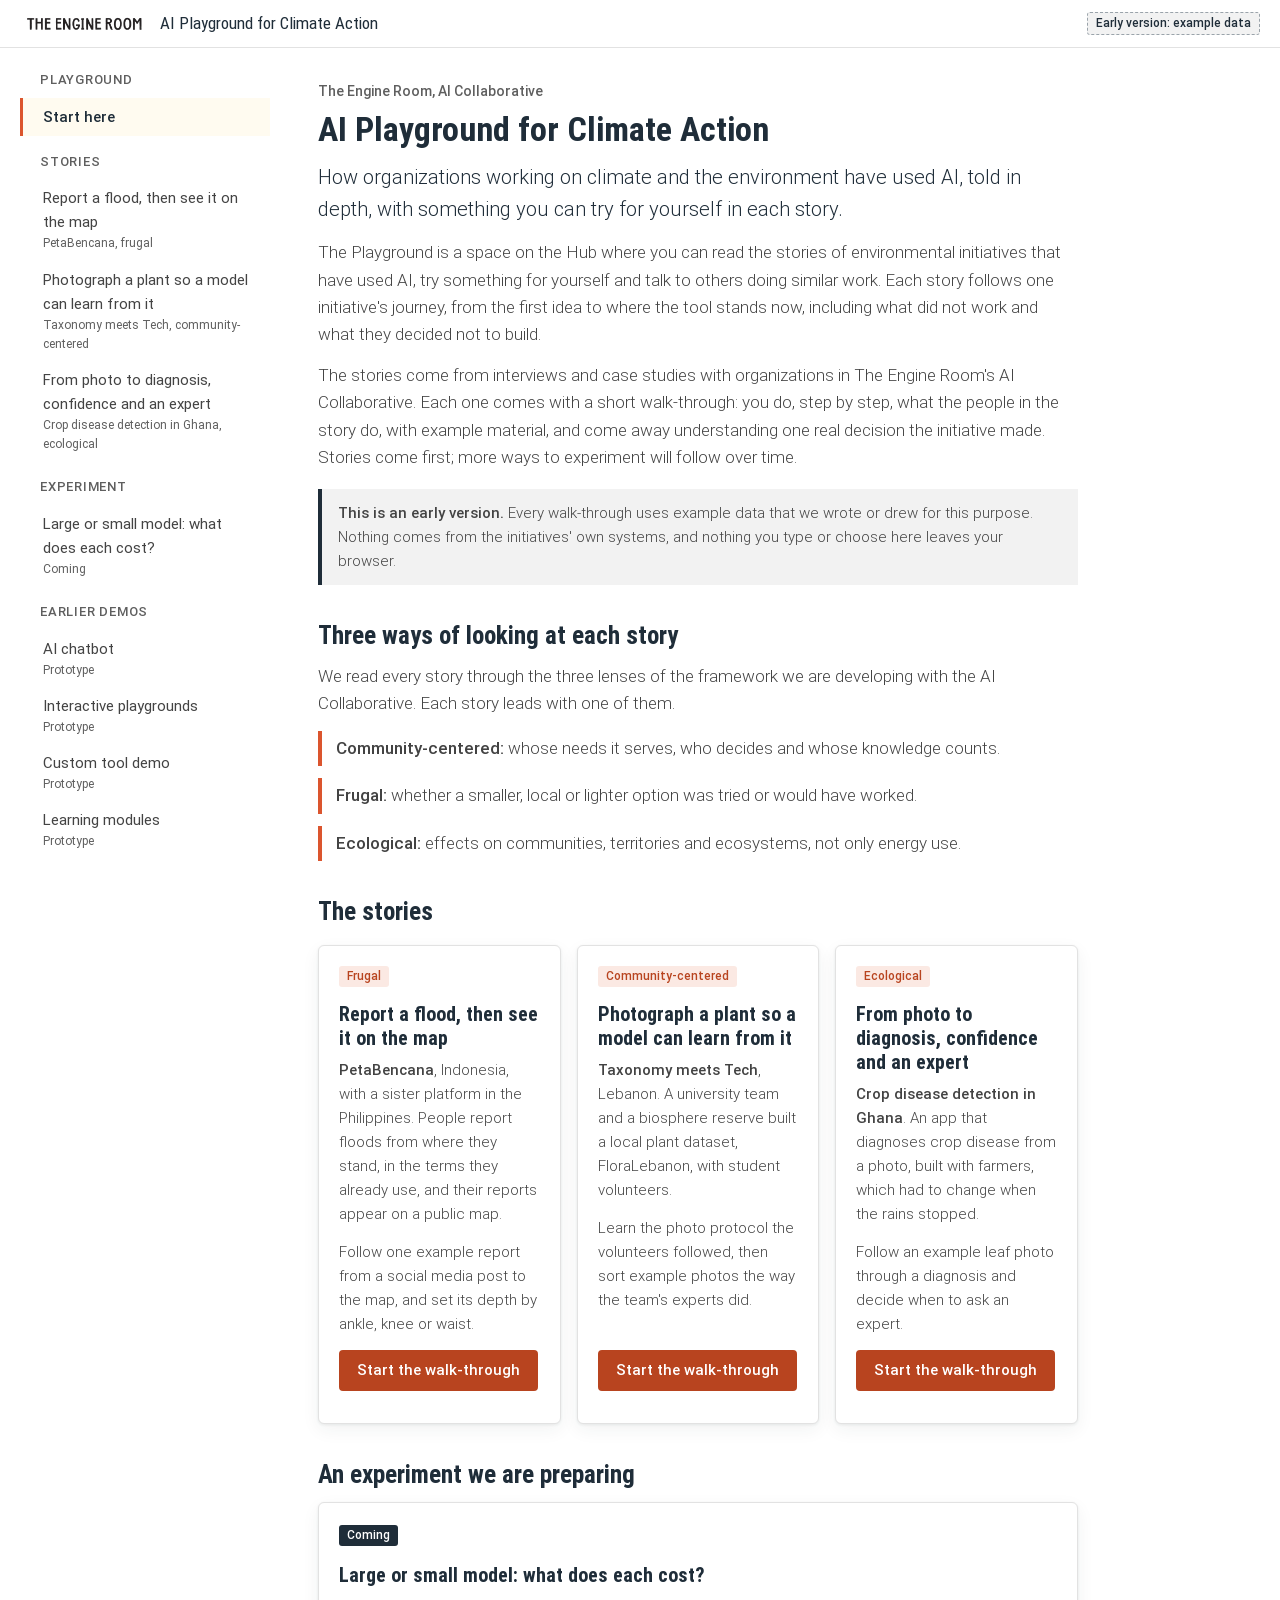
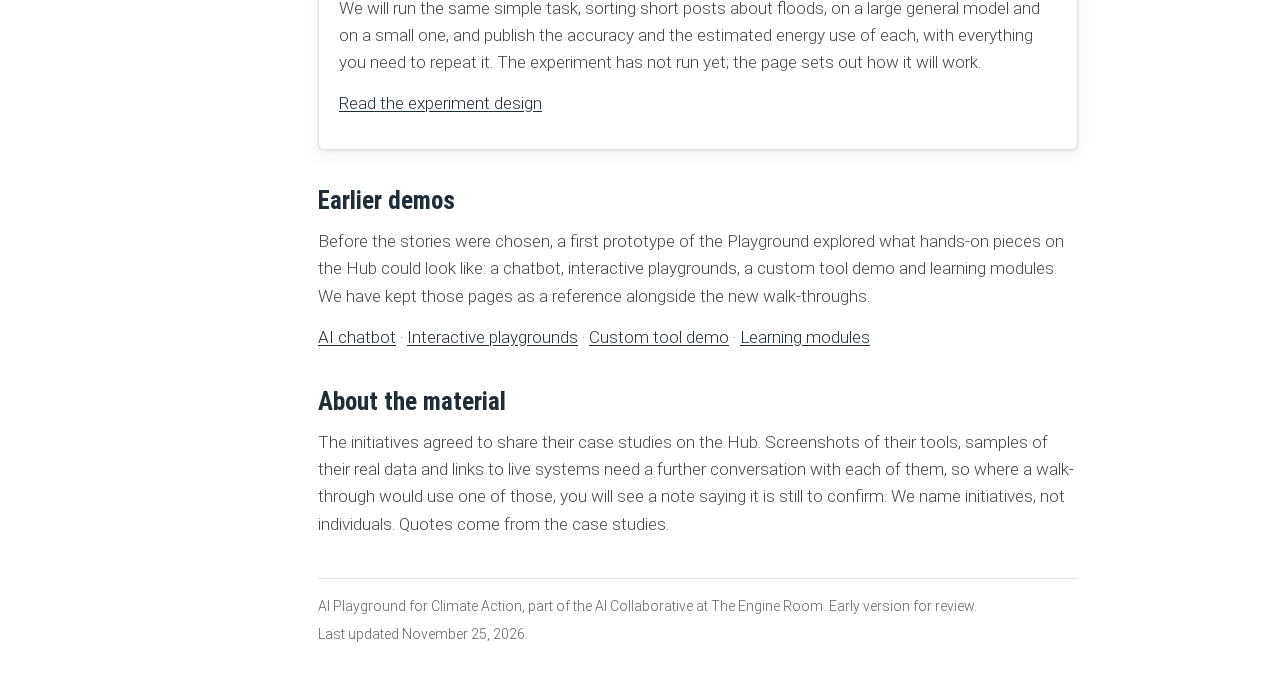
<file: index.html>
<!DOCTYPE html>
<html lang="en-US">
<head>
<meta charset="UTF-8">
<meta name="viewport" content="width=device-width, initial-scale=1">
<title>AI Playground for Climate Action | The Engine Room</title>
<meta name="description" content="Stories of environmental initiatives using AI, each with a short hands-on walk-through. An early version with example data.">
<script>(function(){var d=document.documentElement,q=location.search,e=/[?&]embed=1(&|$)/.test(q)||(!/[?&]embed=0(&|$)/.test(q)&&window.self!==window.top);d.className+=' js'+(e?' embed':'');})();</script>
<link rel="stylesheet" href="assets/playground.css">
</head>
<body>
<a class="skip-link" href="#main">Skip to content</a>

<header class="topbar">
  <div class="topbar-left">
    <img class="logo" src="assets/ter-wordmark-navy.png" alt="The Engine Room" width="128" height="24">
    <a class="site-title" href="index.html">AI Playground for Climate Action</a>
  </div>
  <span class="badge badge-example">Early version: example data</span>
</header>

<div class="app-layout">
  <nav class="sidebar" aria-label="Playground">
    <button class="contents-toggle" type="button" aria-expanded="false" aria-controls="sidebar-nav">Contents <span class="toggle-sign" aria-hidden="true">+</span></button>
    <div class="sidebar-nav" id="sidebar-nav">
      <h2>Playground</h2>
      <ul>
        <li><a href="index.html" aria-current="page">Start here</a></li>
      </ul>
      <h2>Stories</h2>
      <ul>
        <li><a href="petabencana.html">Report a flood, then see it on the map<span class="lens-tag">PetaBencana, frugal</span></a></li>
        <li><a href="floralebanon.html">Photograph a plant so a model can learn from it<span class="lens-tag">Taxonomy meets Tech, community-centered</span></a></li>
        <li><a href="ghana-crops.html">From photo to diagnosis, confidence and an expert<span class="lens-tag">Crop disease detection in Ghana, ecological</span></a></li>
      </ul>
      <h2>Experiment</h2>
      <ul>
        <li><a href="comparison.html">Large or small model: what does each cost?<span class="lens-tag">Coming</span></a></li>
      </ul>
      <h2>Earlier demos</h2>
      <ul>
        <li><a href="AI_chatbot.html">AI chatbot<span class="lens-tag">Prototype</span></a></li>
        <li><a href="interactive_playgounds.html">Interactive playgrounds<span class="lens-tag">Prototype</span></a></li>
        <li><a href="custom_tool.html">Custom tool demo<span class="lens-tag">Prototype</span></a></li>
        <li><a href="interactive_learning.html">Learning modules<span class="lens-tag">Prototype</span></a></li>
      </ul>
    </div>
  </nav>

  <main id="main">
    <div class="main-inner">
      <p class="eyebrow">The Engine Room, AI Collaborative</p>
      <h1>AI Playground for Climate Action</h1>
      <p class="lede">How organizations working on climate and the environment have used AI, told in depth, with something you can try for yourself in each story.</p>

      <p>The Playground is a space on the Hub where you can read the stories of environmental initiatives that have used AI, try something for yourself and talk to others doing similar work. Each story follows one initiative's journey, from the first idea to where the tool stands now, including what did not work and what they decided not to build.</p>
      <p>The stories come from interviews and case studies with organizations in The Engine Room's AI Collaborative. Each one comes with a short walk-through: you do, step by step, what the people in the story do, with example material, and come away understanding one real decision the initiative made. Stories come first; more ways to experiment will follow over time.</p>

      <div class="note">
        <p><strong>This is an early version.</strong> Every walk-through uses example data that we wrote or drew for this purpose. Nothing comes from the initiatives' own systems, and nothing you type or choose here leaves your browser.</p>
      </div>

      <h2>Three ways of looking at each story</h2>
      <p>We read every story through the three lenses of the framework we are developing with the AI Collaborative. Each story leads with one of them.</p>
      <ul class="lens-list">
        <li><strong>Community-centered:</strong> whose needs it serves, who decides and whose knowledge counts.</li>
        <li><strong>Frugal:</strong> whether a smaller, local or lighter option was tried or would have worked.</li>
        <li><strong>Ecological:</strong> effects on communities, territories and ecosystems, not only energy use.</li>
      </ul>

      <h2>The stories</h2>
      <div class="card-grid">
        <article class="card story-card">
          <p><span class="badge badge-lens">Frugal</span></p>
          <h3>Report a flood, then see it on the map</h3>
          <p><strong>PetaBencana</strong>, Indonesia, with a sister platform in the Philippines. People report floods from where they stand, in the terms they already use, and their reports appear on a public map.</p>
          <p>Follow one example report from a social media post to the map, and set its depth by ankle, knee or waist.</p>
          <p class="card-link"><a class="btn btn-primary" href="petabencana.html">Start the walk-through</a></p>
        </article>
        <article class="card story-card">
          <p><span class="badge badge-lens">Community-centered</span></p>
          <h3>Photograph a plant so a model can learn from it</h3>
          <p><strong>Taxonomy meets Tech</strong>, Lebanon. A university team and a biosphere reserve built a local plant dataset, FloraLebanon, with student volunteers.</p>
          <p>Learn the photo protocol the volunteers followed, then sort example photos the way the team's experts did.</p>
          <p class="card-link"><a class="btn btn-primary" href="floralebanon.html">Start the walk-through</a></p>
        </article>
        <article class="card story-card">
          <p><span class="badge badge-lens">Ecological</span></p>
          <h3>From photo to diagnosis, confidence and an expert</h3>
          <p><strong>Crop disease detection in Ghana</strong>. An app that diagnoses crop disease from a photo, built with farmers, which had to change when the rains stopped.</p>
          <p>Follow an example leaf photo through a diagnosis and decide when to ask an expert.</p>
          <p class="card-link"><a class="btn btn-primary" href="ghana-crops.html">Start the walk-through</a></p>
        </article>
      </div>

      <h2>An experiment we are preparing</h2>
      <div class="card">
        <p><span class="badge badge-coming">Coming</span></p>
        <h3>Large or small model: what does each cost?</h3>
        <p>We will run the same simple task, sorting short posts about floods, on a large general model and on a small one, and publish the accuracy and the estimated energy use of each, with everything you need to repeat it. The experiment has not run yet; the page sets out how it will work.</p>
        <p><a href="comparison.html">Read the experiment design</a></p>
      </div>

      <h2>Earlier demos</h2>
      <p>Before the stories were chosen, a first prototype of the Playground explored what hands-on pieces on the Hub could look like: a chatbot, interactive playgrounds, a custom tool demo and learning modules. We have kept those pages as a reference alongside the new walk-throughs.</p>
      <p><a href="AI_chatbot.html">AI chatbot</a> &middot; <a href="interactive_playgounds.html">Interactive playgrounds</a> &middot; <a href="custom_tool.html">Custom tool demo</a> &middot; <a href="interactive_learning.html">Learning modules</a></p>

      <h2>About the material</h2>
      <p>The initiatives agreed to share their case studies on the Hub. Screenshots of their tools, samples of their real data and links to live systems need a further conversation with each of them, so where a walk-through would use one of those, you will see a note saying it is still to confirm. We name initiatives, not individuals. Quotes come from the case studies.</p>

      <footer class="site-footer">
        <p>AI Playground for Climate Action, part of the AI Collaborative at The Engine Room. Early version for review.</p>
        <p>Last updated November 25, 2026.</p>
      </footer>
    </div>
  </main>
</div>

<script src="assets/playground.js"></script>
</body>
</html>
</file>
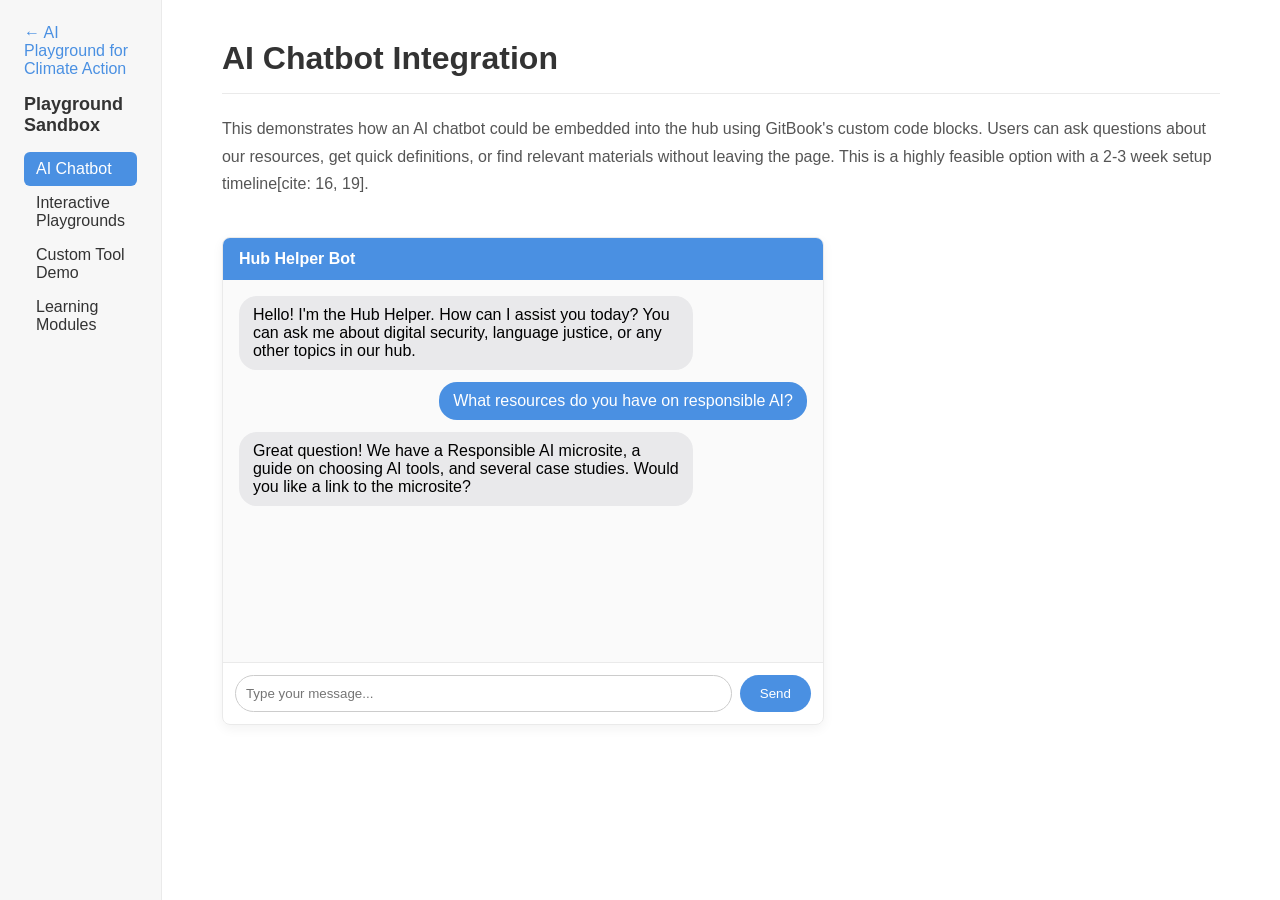
<file: AI_chatbot.html>
<!DOCTYPE html>
<html lang="en">
<head>
    <meta charset="UTF-8">
    <meta name="viewport" content="width=device-width, initial-scale=1.0">
    <title>Prototype: AI Chatbot</title>
    <style>
        :root {
            --gitbook-bg: #FFFFFF;
            --gitbook-sidebar-bg: #F7F7F7;
            --gitbook-text: #333333;
            --gitbook-primary: #4A90E2;
            --gitbook-border: #EAEAEA;
            --font-main: -apple-system, BlinkMacSystemFont, "Segoe UI", Roboto, Helvetica, Arial, sans-serif;
        }
        body {
            font-family: var(--font-main);
            margin: 0;
            display: flex;
            background-color: var(--gitbook-bg);
            color: var(--gitbook-text);
            height: 100vh;
        }
        .sidebar {
            width: 280px;
            background-color: var(--gitbook-sidebar-bg);
            padding: 24px;
            border-right: 1px solid var(--gitbook-border);
            height: 100%;
            box-sizing: border-box;
        }
        .sidebar h2 {
            font-size: 18px;
            margin-top: 0;
            color: var(--gitbook-text);
        }
        .sidebar ul {
            list-style: none;
            padding: 0;
        }
        .sidebar li a {
            text-decoration: none;
            color: var(--gitbook-text);
            display: block;
            padding: 8px 12px;
            border-radius: 6px;
            font-weight: 500;
        }
        .sidebar li a.active, .sidebar li a:hover {
            background-color: var(--gitbook-primary);
            color: white;
        }
        .main-content {
            flex-grow: 1;
            padding: 40px 60px;
            overflow-y: auto;
        }
        .main-content h1 {
            font-size: 32px;
            border-bottom: 1px solid var(--gitbook-border);
            padding-bottom: 16px;
            margin-top: 0;
        }
        .main-content p {
            font-size: 16px;
            line-height: 1.7;
            color: #555;
        }
        /* Chatbot specific styles */
        .chatbot-container {
            max-width: 600px;
            margin-top: 40px;
            border: 1px solid var(--gitbook-border);
            border-radius: 8px;
            overflow: hidden;
            box-shadow: 0 4px 12px rgba(0,0,0,0.05);
        }
        .chatbot-header {
            background-color: var(--gitbook-primary);
            color: white;
            padding: 12px 16px;
            font-weight: bold;
        }
        .chatbot-messages {
            height: 350px;
            padding: 16px;
            overflow-y: auto;
            background-color: #FAFAFA;
        }
        .message {
            margin-bottom: 12px;
            display: flex;
            flex-direction: column;
        }
        .message.bot .bubble {
            background-color: #E9E9EB;
            color: black;
            align-self: flex-start;
        }
        .message.user .bubble {
            background-color: var(--gitbook-primary);
            color: white;
            align-self: flex-end;
        }
        .bubble {
            padding: 10px 14px;
            border-radius: 18px;
            max-width: 75%;
        }
        .chatbot-input {
            display: flex;
            padding: 12px;
            border-top: 1px solid var(--gitbook-border);
        }
        .chatbot-input input {
            flex-grow: 1;
            border: 1px solid #ccc;
            padding: 10px;
            border-radius: 20px;
            margin-right: 8px;
        }
        .chatbot-input button {
            background-color: var(--gitbook-primary);
            color: white;
            border: none;
            padding: 10px 20px;
            border-radius: 20px;
            cursor: pointer;
        }
    </style>
</head>
<body>
    <div class="sidebar">
        <p style="margin-top:0;"><a href="index.html" style="color: var(--gitbook-primary); text-decoration: none; font-weight: 500;">&larr; AI Playground for Climate Action</a></p>
        <h2>Playground Sandbox</h2>
        <ul>
            <li><a href="AI_chatbot.html" class="active">AI Chatbot</a></li>
            <li><a href="interactive_playgounds.html">Interactive Playgrounds</a></li>
            <li><a href="custom_tool.html">Custom Tool Demo</a></li>
            <li><a href="interactive_learning.html">Learning Modules</a></li>
        </ul>
    </div>
    <div class="main-content">
        <h1>AI Chatbot Integration</h1>
        <p>This demonstrates how an AI chatbot could be embedded into the hub using GitBook's custom code blocks. Users can ask questions about our resources, get quick definitions, or find relevant materials without leaving the page. This is a highly feasible option with a 2-3 week setup timeline[cite: 16, 19].</p>

        <div class="chatbot-container">
            <div class="chatbot-header">Hub Helper Bot</div>
            <div class="chatbot-messages">
                <div class="message bot">
                    <div class="bubble">Hello! I'm the Hub Helper. How can I assist you today? You can ask me about digital security, language justice, or any other topics in our hub.</div>
                </div>
                <div class="message user">
                    <div class="bubble">What resources do you have on responsible AI?</div>
                </div>
                 <div class="message bot">
                    <div class="bubble">Great question! We have a Responsible AI microsite, a guide on choosing AI tools, and several case studies. Would you like a link to the microsite?</div>
                </div>
            </div>
            <div class="chatbot-input">
                <input type="text" placeholder="Type your message...">
                <button>Send</button>
            </div>
        </div>
    </div>
</body>
</html>
</file>
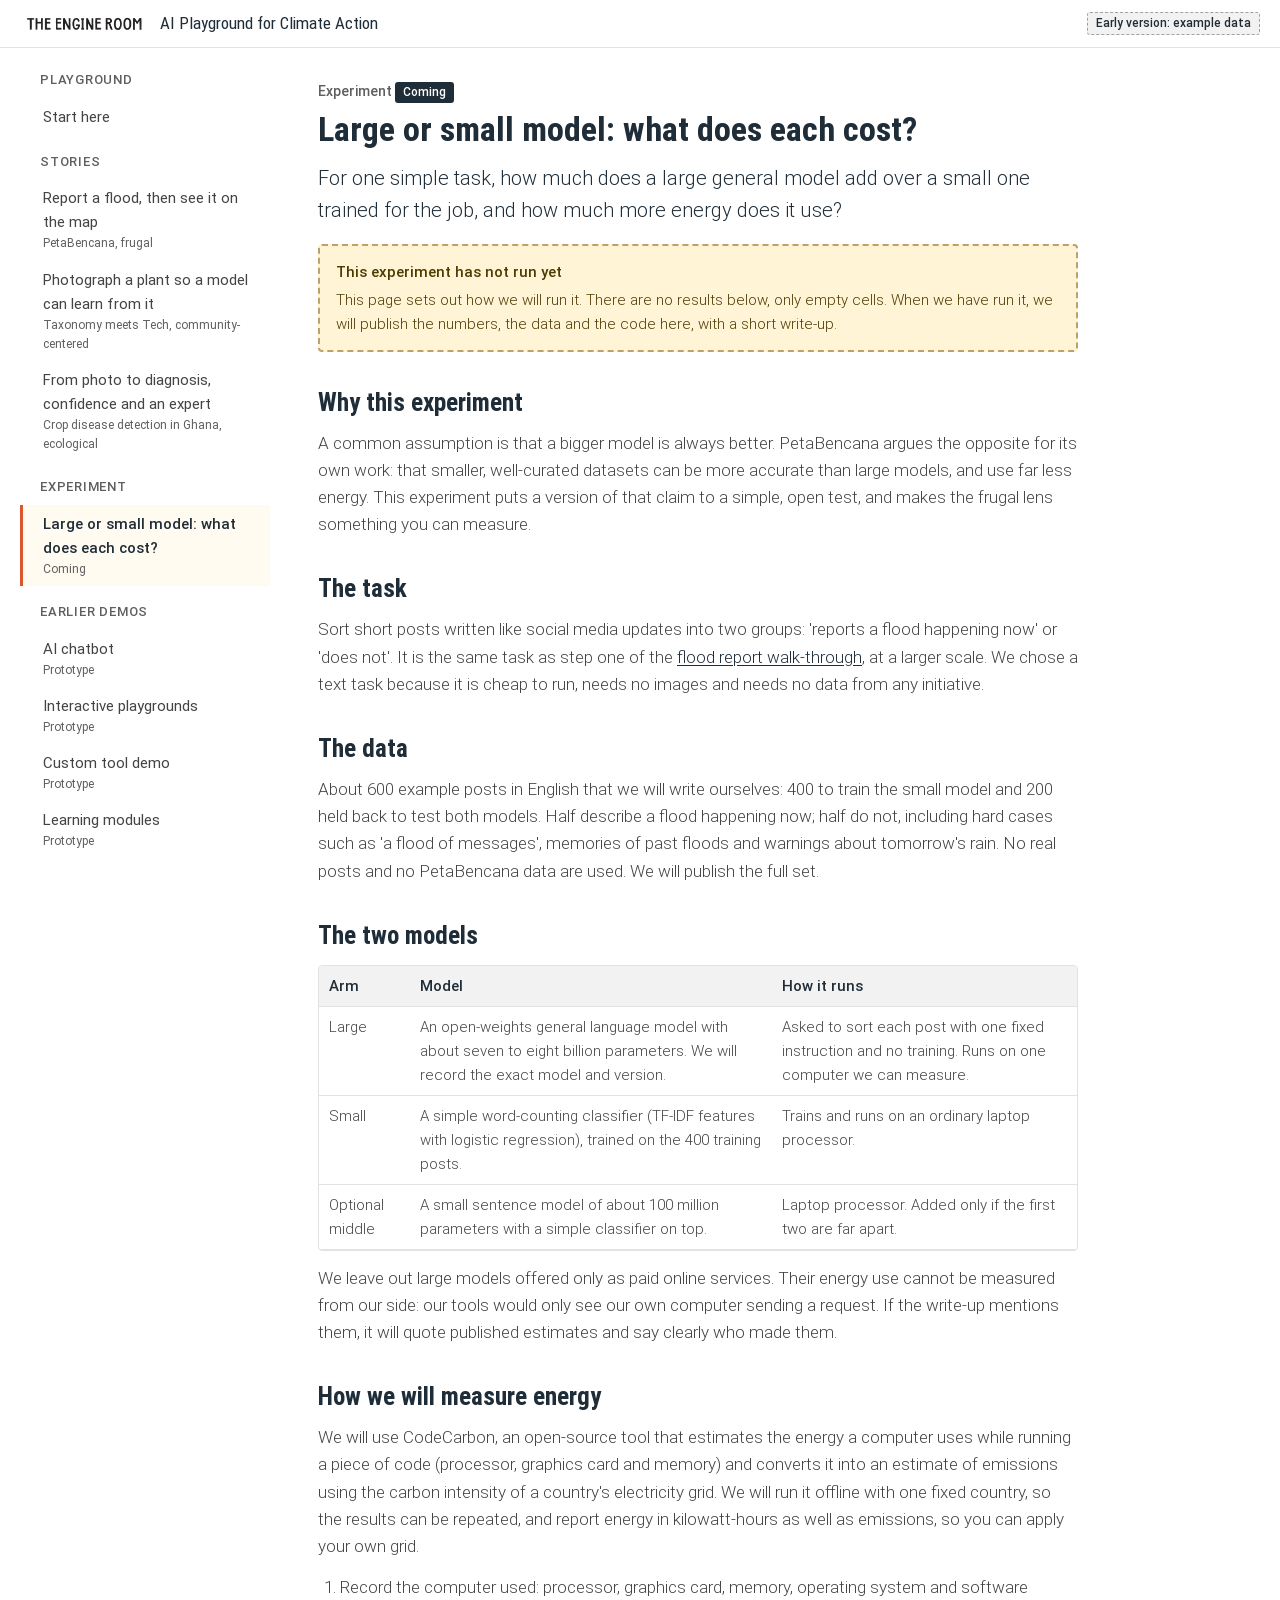
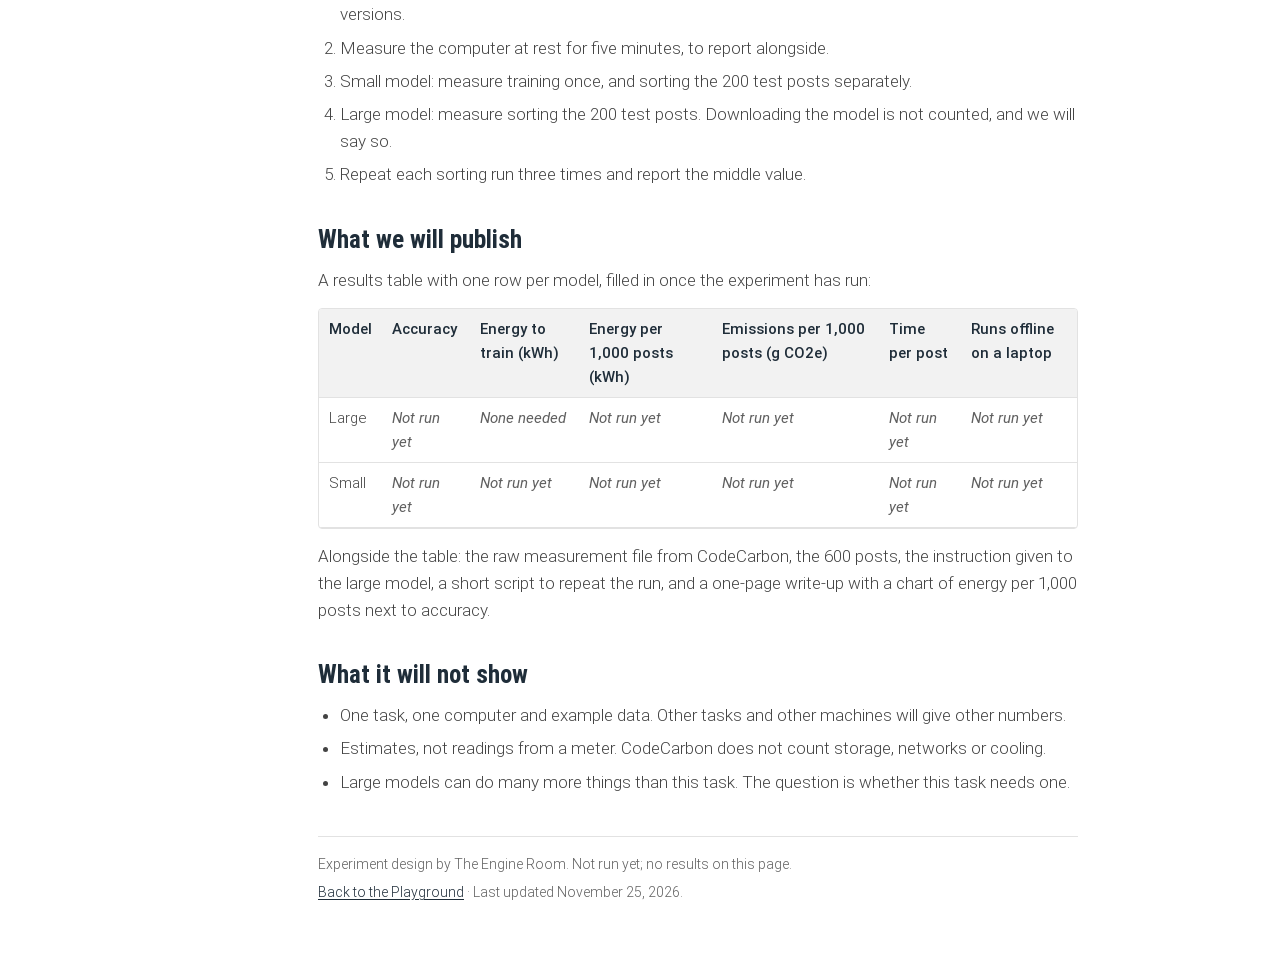
<file: comparison.html>
<!DOCTYPE html>
<html lang="en-US">
<head>
<meta charset="UTF-8">
<meta name="viewport" content="width=device-width, initial-scale=1">
<title>Large or small model: what does each cost? | AI Playground for Climate Action</title>
<meta name="description" content="The design of an experiment comparing a large and a small model on one task, with estimated energy use. The experiment has not run yet.">
<script>(function(){var d=document.documentElement,q=location.search,e=/[?&]embed=1(&|$)/.test(q)||(!/[?&]embed=0(&|$)/.test(q)&&window.self!==window.top);d.className+=' js'+(e?' embed':'');})();</script>
<link rel="stylesheet" href="assets/playground.css">
</head>
<body>
<a class="skip-link" href="#main">Skip to content</a>

<header class="topbar">
  <div class="topbar-left">
    <img class="logo" src="assets/ter-wordmark-navy.png" alt="The Engine Room" width="128" height="24">
    <a class="site-title" href="index.html">AI Playground for Climate Action</a>
  </div>
  <span class="badge badge-example">Early version: example data</span>
</header>

<div class="app-layout">
  <nav class="sidebar" aria-label="Playground">
    <button class="contents-toggle" type="button" aria-expanded="false" aria-controls="sidebar-nav">Contents <span class="toggle-sign" aria-hidden="true">+</span></button>
    <div class="sidebar-nav" id="sidebar-nav">
      <h2>Playground</h2>
      <ul>
        <li><a href="index.html">Start here</a></li>
      </ul>
      <h2>Stories</h2>
      <ul>
        <li><a href="petabencana.html">Report a flood, then see it on the map<span class="lens-tag">PetaBencana, frugal</span></a></li>
        <li><a href="floralebanon.html">Photograph a plant so a model can learn from it<span class="lens-tag">Taxonomy meets Tech, community-centered</span></a></li>
        <li><a href="ghana-crops.html">From photo to diagnosis, confidence and an expert<span class="lens-tag">Crop disease detection in Ghana, ecological</span></a></li>
      </ul>
      <h2>Experiment</h2>
      <ul>
        <li><a href="comparison.html" aria-current="page">Large or small model: what does each cost?<span class="lens-tag">Coming</span></a></li>
      </ul>
      <h2>Earlier demos</h2>
      <ul>
        <li><a href="AI_chatbot.html">AI chatbot<span class="lens-tag">Prototype</span></a></li>
        <li><a href="interactive_playgounds.html">Interactive playgrounds<span class="lens-tag">Prototype</span></a></li>
        <li><a href="custom_tool.html">Custom tool demo<span class="lens-tag">Prototype</span></a></li>
        <li><a href="interactive_learning.html">Learning modules<span class="lens-tag">Prototype</span></a></li>
      </ul>
    </div>
  </nav>

  <main id="main">
    <div class="main-inner">
      <p class="eyebrow">Experiment <span class="badge badge-coming">Coming</span></p>
      <h1>Large or small model: what does each cost?</h1>
      <p class="lede">For one simple task, how much does a large general model add over a small one trained for the job, and how much more energy does it use?</p>

      <div class="stub">
        <p class="stub-title">This experiment has not run yet</p>
        <p>This page sets out how we will run it. There are no results below, only empty cells. When we have run it, we will publish the numbers, the data and the code here, with a short write-up.</p>
      </div>

      <h2>Why this experiment</h2>
      <p>A common assumption is that a bigger model is always better. PetaBencana argues the opposite for its own work: that smaller, well-curated datasets can be more accurate than large models, and use far less energy. This experiment puts a version of that claim to a simple, open test, and makes the frugal lens something you can measure.</p>

      <h2>The task</h2>
      <p>Sort short posts written like social media updates into two groups: 'reports a flood happening now' or 'does not'. It is the same task as step one of the <a href="petabencana.html">flood report walk-through</a>, at a larger scale. We chose a text task because it is cheap to run, needs no images and needs no data from any initiative.</p>

      <h2>The data</h2>
      <p>About 600 example posts in English that we will write ourselves: 400 to train the small model and 200 held back to test both models. Half describe a flood happening now; half do not, including hard cases such as 'a flood of messages', memories of past floods and warnings about tomorrow's rain. No real posts and no PetaBencana data are used. We will publish the full set.</p>

      <h2>The two models</h2>
      <div class="table-wrap">
        <table>
          <thead><tr><th scope="col">Arm</th><th scope="col">Model</th><th scope="col">How it runs</th></tr></thead>
          <tbody>
            <tr><td>Large</td><td>An open-weights general language model with about seven to eight billion parameters. We will record the exact model and version.</td><td>Asked to sort each post with one fixed instruction and no training. Runs on one computer we can measure.</td></tr>
            <tr><td>Small</td><td>A simple word-counting classifier (TF-IDF features with logistic regression), trained on the 400 training posts.</td><td>Trains and runs on an ordinary laptop processor.</td></tr>
            <tr><td>Optional middle</td><td>A small sentence model of about 100 million parameters with a simple classifier on top.</td><td>Laptop processor. Added only if the first two are far apart.</td></tr>
          </tbody>
        </table>
      </div>
      <p>We leave out large models offered only as paid online services. Their energy use cannot be measured from our side: our tools would only see our own computer sending a request. If the write-up mentions them, it will quote published estimates and say clearly who made them.</p>

      <h2>How we will measure energy</h2>
      <p>We will use CodeCarbon, an open-source tool that estimates the energy a computer uses while running a piece of code (processor, graphics card and memory) and converts it into an estimate of emissions using the carbon intensity of a country's electricity grid. We will run it offline with one fixed country, so the results can be repeated, and report energy in kilowatt-hours as well as emissions, so you can apply your own grid.</p>
      <ol>
        <li>Record the computer used: processor, graphics card, memory, operating system and software versions.</li>
        <li>Measure the computer at rest for five minutes, to report alongside.</li>
        <li>Small model: measure training once, and sorting the 200 test posts separately.</li>
        <li>Large model: measure sorting the 200 test posts. Downloading the model is not counted, and we will say so.</li>
        <li>Repeat each sorting run three times and report the middle value.</li>
      </ol>

      <h2>What we will publish</h2>
      <p>A results table with one row per model, filled in once the experiment has run:</p>
      <div class="table-wrap">
        <table>
          <thead>
            <tr><th scope="col">Model</th><th scope="col">Accuracy</th><th scope="col">Energy to train (kWh)</th><th scope="col">Energy per 1,000 posts (kWh)</th><th scope="col">Emissions per 1,000 posts (g CO2e)</th><th scope="col">Time per post</th><th scope="col">Runs offline on a laptop</th></tr>
          </thead>
          <tbody>
            <tr><td>Large</td><td class="empty">Not run yet</td><td class="empty">None needed</td><td class="empty">Not run yet</td><td class="empty">Not run yet</td><td class="empty">Not run yet</td><td class="empty">Not run yet</td></tr>
            <tr><td>Small</td><td class="empty">Not run yet</td><td class="empty">Not run yet</td><td class="empty">Not run yet</td><td class="empty">Not run yet</td><td class="empty">Not run yet</td><td class="empty">Not run yet</td></tr>
          </tbody>
        </table>
      </div>
      <p>Alongside the table: the raw measurement file from CodeCarbon, the 600 posts, the instruction given to the large model, a short script to repeat the run, and a one-page write-up with a chart of energy per 1,000 posts next to accuracy.</p>

      <h2>What it will not show</h2>
      <ul>
        <li>One task, one computer and example data. Other tasks and other machines will give other numbers.</li>
        <li>Estimates, not readings from a meter. CodeCarbon does not count storage, networks or cooling.</li>
        <li>Large models can do many more things than this task. The question is whether this task needs one.</li>
      </ul>

      <footer class="site-footer">
        <p>Experiment design by The Engine Room. Not run yet; no results on this page.</p>
        <p><a href="index.html">Back to the Playground</a> &middot; Last updated November 25, 2026.</p>
      </footer>
    </div>
  </main>
</div>

<script src="assets/playground.js"></script>
</body>
</html>
</file>
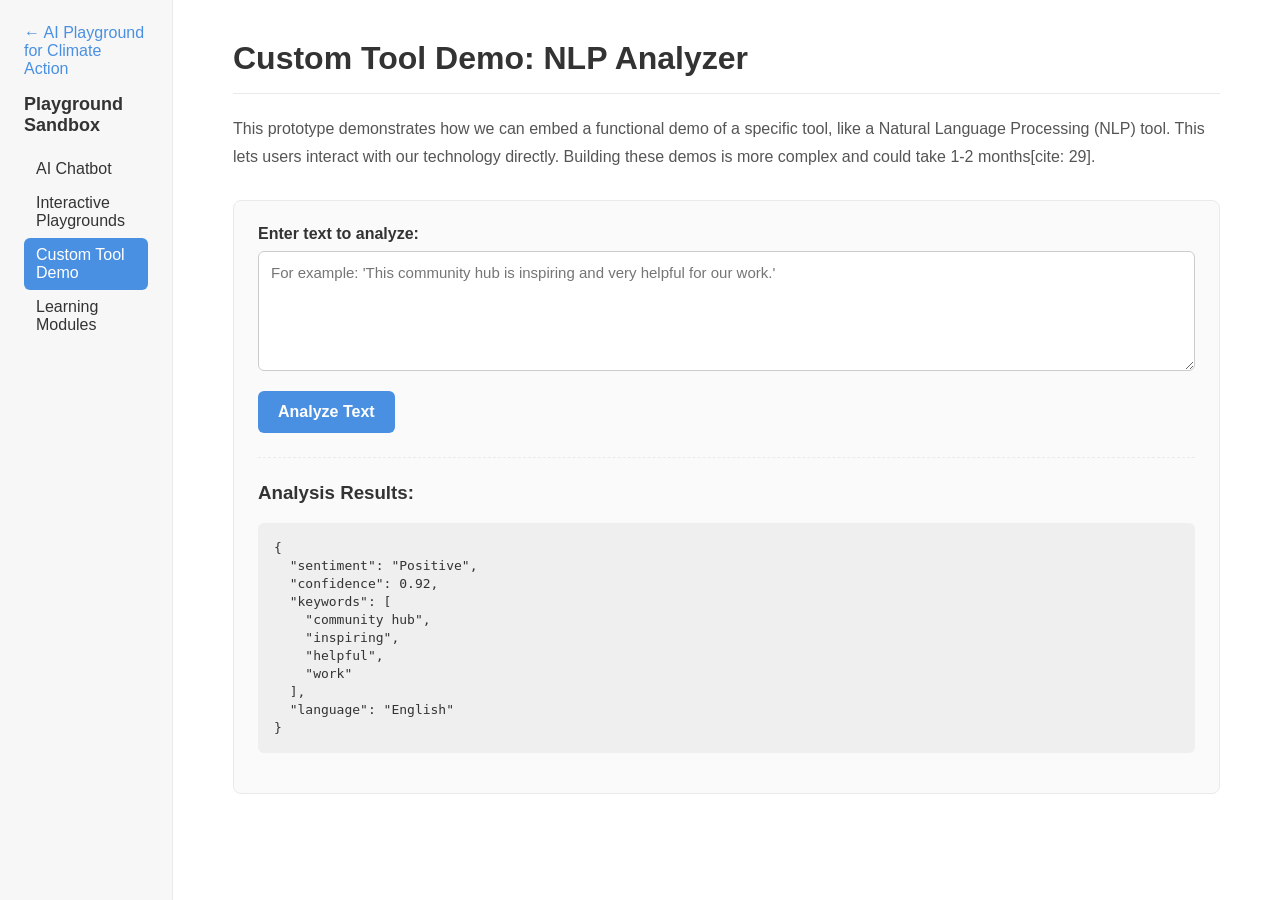
<file: custom_tool.html>
<!DOCTYPE html>
<html lang="en">
<head>
    <meta charset="UTF-8">
    <meta name="viewport" content="width=device-width, initial-scale=1.0">
    <title>Prototype: Custom Tool Demo</title>
    <style>
        :root {
            --gitbook-bg: #FFFFFF;
            --gitbook-sidebar-bg: #F7F7F7;
            --gitbook-text: #333333;
            --gitbook-primary: #4A90E2;
            --gitbook-border: #EAEAEA;
            --font-main: -apple-system, BlinkMacSystemFont, "Segoe UI", Roboto, Helvetica, Arial, sans-serif;
            --code-font: 'Courier New', Courier, monospace;
        }
        body {
            font-family: var(--font-main);
            margin: 0;
            display: flex;
            background-color: var(--gitbook-bg);
            color: var(--gitbook-text);
            height: 100vh;
        }
        .sidebar {
            width: 280px;
            background-color: var(--gitbook-sidebar-bg);
            padding: 24px;
            border-right: 1px solid var(--gitbook-border);
            height: 100%;
            box-sizing: border-box;
        }
        .sidebar h2 {
            font-size: 18px;
            margin-top: 0;
            color: var(--gitbook-text);
        }
        .sidebar ul {
            list-style: none;
            padding: 0;
        }
        .sidebar li a {
            text-decoration: none;
            color: var(--gitbook-text);
            display: block;
            padding: 8px 12px;
            border-radius: 6px;
            font-weight: 500;
        }
        .sidebar li a.active, .sidebar li a:hover {
            background-color: var(--gitbook-primary);
            color: white;
        }
        .main-content {
            flex-grow: 1;
            padding: 40px 60px;
            overflow-y: auto;
        }
        .main-content h1 {
            font-size: 32px;
            border-bottom: 1px solid var(--gitbook-border);
            padding-bottom: 16px;
            margin-top: 0;
        }
        .main-content p {
            font-size: 16px;
            line-height: 1.7;
            color: #555;
        }
        /* Demo tool specific styles */
        .demo-container {
            margin-top: 30px;
            padding: 24px;
            border: 1px solid var(--gitbook-border);
            border-radius: 8px;
            background-color: #FAFAFA;
        }
        .demo-container label {
            font-weight: bold;
            display: block;
            margin-bottom: 8px;
        }
        .demo-container textarea {
            width: 100%;
            min-height: 120px;
            padding: 12px;
            border-radius: 6px;
            border: 1px solid #ccc;
            font-family: var(--font-main);
            font-size: 15px;
            box-sizing: border-box;
        }
        .demo-container button {
            background-color: var(--gitbook-primary);
            color: white;
            border: none;
            padding: 12px 20px;
            border-radius: 6px;
            cursor: pointer;
            font-weight: bold;
            font-size: 16px;
            margin-top: 16px;
        }
        .demo-results {
            margin-top: 24px;
            border-top: 1px dashed var(--gitbook-border);
            padding-top: 24px;
        }
        .demo-results h3 {
            margin-top: 0;
        }
        .demo-results pre {
            background-color: #EFEFEF;
            padding: 16px;
            border-radius: 6px;
            font-family: var(--code-font);
            white-space: pre-wrap;
        }
    </style>
</head>
<body>
    <div class="sidebar">
        <p style="margin-top:0;"><a href="index.html" style="color: var(--gitbook-primary); text-decoration: none; font-weight: 500;">&larr; AI Playground for Climate Action</a></p>
        <h2>Playground Sandbox</h2>
        <ul>
            <li><a href="AI_chatbot.html">AI Chatbot</a></li>
            <li><a href="interactive_playgounds.html">Interactive Playgrounds</a></li>
            <li><a href="custom_tool.html" class="active">Custom Tool Demo</a></li>
            <li><a href="interactive_learning.html">Learning Modules</a></li>
        </ul>
    </div>
    <div class="main-content">
        <h1>Custom Tool Demo: NLP Analyzer</h1>
        <p>This prototype demonstrates how we can embed a functional demo of a specific tool, like a Natural Language Processing (NLP) tool. This lets users interact with our technology directly. Building these demos is more complex and could take 1-2 months[cite: 29].</p>

        <div class="demo-container">
            <label for="nlp-input">Enter text to analyze:</label>
            <textarea id="nlp-input" placeholder="For example: 'This community hub is inspiring and very helpful for our work.'"></textarea>
            <button>Analyze Text</button>

            <div class="demo-results">
                <h3>Analysis Results:</h3>
                <pre><code>{
  "sentiment": "Positive",
  "confidence": 0.92,
  "keywords": [
    "community hub",
    "inspiring",
    "helpful",
    "work"
  ],
  "language": "English"
}</code></pre>
            </div>
        </div>
    </div>
</body>
</html>
</file>
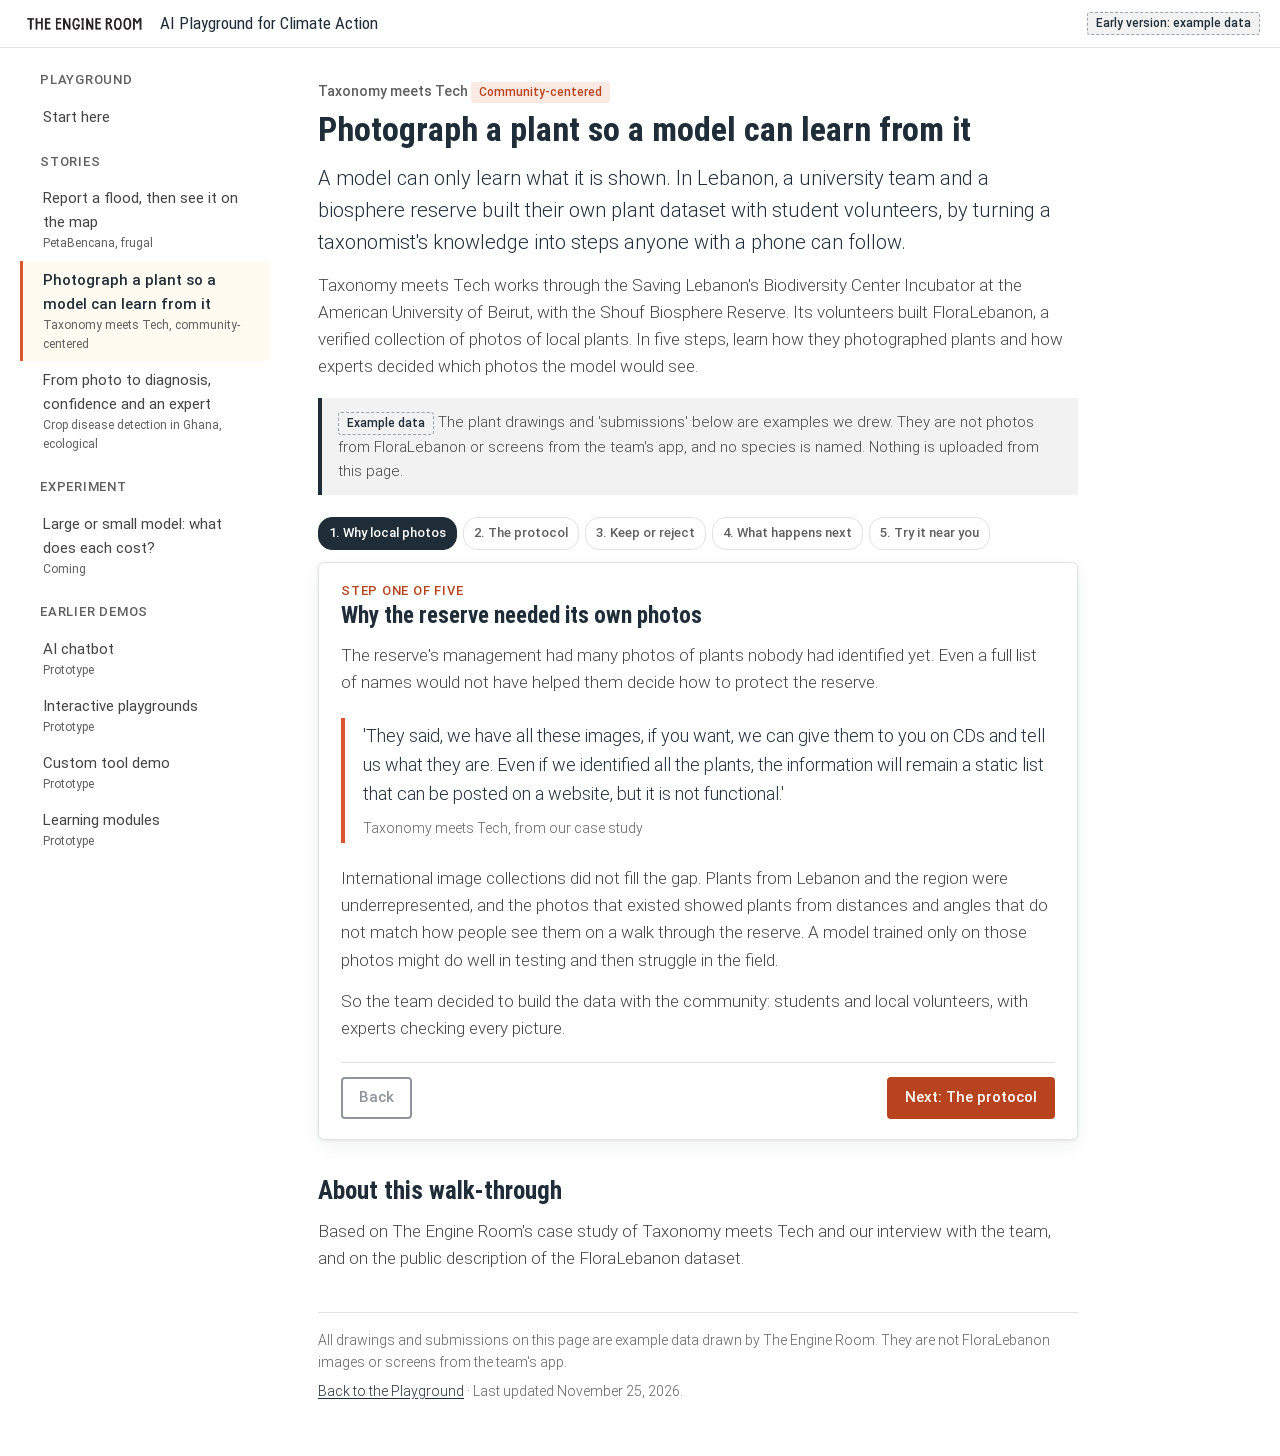
<file: floralebanon.html>
<!DOCTYPE html>
<html lang="en-US">
<head>
<meta charset="UTF-8">
<meta name="viewport" content="width=device-width, initial-scale=1">
<title>Photograph a plant so a model can learn from it (Taxonomy meets Tech) | AI Playground for Climate Action</title>
<meta name="description" content="A walk-through with example data: the photo protocol student volunteers used to build FloraLebanon, a local plant image dataset.">
<script>(function(){var d=document.documentElement,q=location.search,e=/[?&]embed=1(&|$)/.test(q)||(!/[?&]embed=0(&|$)/.test(q)&&window.self!==window.top);d.className+=' js'+(e?' embed':'');})();</script>
<link rel="stylesheet" href="assets/playground.css">
</head>
<body>
<a class="skip-link" href="#main">Skip to content</a>

<header class="topbar">
  <div class="topbar-left">
    <img class="logo" src="assets/ter-wordmark-navy.png" alt="The Engine Room" width="128" height="24">
    <a class="site-title" href="index.html">AI Playground for Climate Action</a>
  </div>
  <span class="badge badge-example">Early version: example data</span>
</header>

<div class="app-layout">
  <nav class="sidebar" aria-label="Playground">
    <button class="contents-toggle" type="button" aria-expanded="false" aria-controls="sidebar-nav">Contents <span class="toggle-sign" aria-hidden="true">+</span></button>
    <div class="sidebar-nav" id="sidebar-nav">
      <h2>Playground</h2>
      <ul>
        <li><a href="index.html">Start here</a></li>
      </ul>
      <h2>Stories</h2>
      <ul>
        <li><a href="petabencana.html">Report a flood, then see it on the map<span class="lens-tag">PetaBencana, frugal</span></a></li>
        <li><a href="floralebanon.html" aria-current="page">Photograph a plant so a model can learn from it<span class="lens-tag">Taxonomy meets Tech, community-centered</span></a></li>
        <li><a href="ghana-crops.html">From photo to diagnosis, confidence and an expert<span class="lens-tag">Crop disease detection in Ghana, ecological</span></a></li>
      </ul>
      <h2>Experiment</h2>
      <ul>
        <li><a href="comparison.html">Large or small model: what does each cost?<span class="lens-tag">Coming</span></a></li>
      </ul>
      <h2>Earlier demos</h2>
      <ul>
        <li><a href="AI_chatbot.html">AI chatbot<span class="lens-tag">Prototype</span></a></li>
        <li><a href="interactive_playgounds.html">Interactive playgrounds<span class="lens-tag">Prototype</span></a></li>
        <li><a href="custom_tool.html">Custom tool demo<span class="lens-tag">Prototype</span></a></li>
        <li><a href="interactive_learning.html">Learning modules<span class="lens-tag">Prototype</span></a></li>
      </ul>
    </div>
  </nav>

  <main id="main">
    <div class="main-inner">
      <p class="eyebrow">Taxonomy meets Tech <span class="badge badge-lens">Community-centered</span></p>
      <h1>Photograph a plant so a model can learn from it</h1>
      <p class="lede">A model can only learn what it is shown. In Lebanon, a university team and a biosphere reserve built their own plant dataset with student volunteers, by turning a taxonomist's knowledge into steps anyone with a phone can follow.</p>
      <p>Taxonomy meets Tech works through the Saving Lebanon's Biodiversity Center Incubator at the American University of Beirut, with the Shouf Biosphere Reserve. Its volunteers built FloraLebanon, a verified collection of photos of local plants. In five steps, learn how they photographed plants and how experts decided which photos the model would see.</p>
      <div class="note">
        <p><span class="badge badge-example">Example data</span> The plant drawings and 'submissions' below are examples we drew. They are not photos from FloraLebanon or screens from the team's app, and no species is named. Nothing is uploaded from this page.</p>
      </div>

      <div data-walkthrough id="walkthrough">

        <section class="step" data-title="Why local photos" aria-labelledby="s1-title">
          <h2 id="s1-title"><span class="step-number">Step one of five</span>Why the reserve needed its own photos</h2>
          <p>The reserve's management had many photos of plants nobody had identified yet. Even a full list of names would not have helped them decide how to protect the reserve.</p>
          <blockquote class="quote">
            <p>'They said, we have all these images, if you want, we can give them to you on CDs and tell us what they are. Even if we identified all the plants, the information will remain a static list that can be posted on a website, but it is not functional.'</p>
            <footer>Taxonomy meets Tech, from our case study</footer>
          </blockquote>
          <p>International image collections did not fill the gap. Plants from Lebanon and the region were underrepresented, and the photos that existed showed plants from distances and angles that do not match how people see them on a walk through the reserve. A model trained only on those photos might do well in testing and then struggle in the field.</p>
          <p>So the team decided to build the data with the community: students and local volunteers, with experts checking every picture.</p>
        </section>

        <section class="step" data-title="The protocol" aria-labelledby="s2-title">
          <h2 id="s2-title"><span class="step-number">Step two of five</span>Four steps for every plant</h2>
          <p>Rather than asking every volunteer to become a taxonomist, the team turned expert knowledge into a few clear actions. In their app, each step is one short sentence and one illustration. Here is our version of the four steps.</p>
          <div class="example-frame">
            <span class="badge badge-example">Example data</span>
            <div id="protocol-cards"></div>
            <p class="example-caption">Our drawings of the steps described in the case study, not the app's own illustrations.</p>
          </div>
          <p>The aim is variety that matches the field: different angles, different parts of the plant, close and far, and the plant through its seasons, in leaf, in flower and in fruit.</p>
          <div class="stub">
            <p class="stub-title">The app's own protocol screens: to confirm with Taxonomy meets Tech</p>
            <p>The team's illustrations or screenshots of the app would go here. We have not asked to show them yet, so our drawings stand in.</p>
          </div>
        </section>

        <section class="step" data-title="Keep or reject" aria-labelledby="s3-title">
          <h2 id="s3-title"><span class="step-number">Step three of five</span>Keep or reject?</h2>
          <p>After every field trip, the team's experts went through the new photos and removed the blurred, repeated and poor ones before anything reached the model. Try it with these six example submissions.</p>
          <div class="example-frame">
            <span class="badge badge-example">Example data</span>
            <ul class="choice-list" id="submission-list"></ul>
          </div>
          <p class="feedback" id="sort-summary" aria-live="polite"></p>
          <div class="stub">
            <p class="stub-title">Real FloraLebanon photos: to confirm with Taxonomy meets Tech</p>
            <p>FloraLebanon is published by the university library under a Creative Commons license that allows sharing with credit but not changes or commercial use. Showing its photos in a walk-through like this one needs the team's agreement first. Until then, we use drawings. You can read about the dataset in its public record: <a href="https://hdl.handle.net/10938/35274">FloraLebanon dataset, AUB ScholarWorks</a>.</p>
          </div>
        </section>

        <section class="step" data-title="What happens next" aria-labelledby="s4-title">
          <h2 id="s4-title"><span class="step-number">Step four of five</span>From a photo to the dataset</h2>
          <p>A photo that passes the check becomes part of the dataset, with what the app records alongside it.</p>
          <ol class="flow" aria-label="From photo to dataset">
            <li>A volunteer takes the photos, following the protocol</li>
            <li>Experts check each one and keep or reject it</li>
            <li>The photo is labeled, with its location and season</li>
            <li>It joins the FloraLebanon dataset</li>
            <li class="future">Later: identifying plants from a photo</li>
          </ol>
          <p>We stop here on purpose. When we spoke with the team, the identification feature was still being tested and not yet working, so this walk-through does not pretend to name a plant.</p>
          <p>What kept volunteers coming back was partly the field trips themselves and partly the app: points for each validated photo, and missions to villages and species with few pictures so far.</p>
          <div class="note">
            <p><strong>A data question to think about.</strong> Every photo in a dataset like this carries a location. That is what makes it useful for conservation, and it is also a risk for a rare plant that someone might want to dig up. When should a dataset hide or blur where a plant grows, and who decides? This is our question for anyone building a similar project, not a description of the team's practice.</p>
          </div>
        </section>

        <section class="step" data-title="Try it near you" aria-labelledby="s5-title">
          <h2 id="s5-title"><span class="step-number">Step five of five</span>Try it near you</h2>
          <p>Find one plant nearby and photograph it the way a volunteer would. Your photos stay on your phone: nothing is uploaded, and this page does not ask for them.</p>
          <ul class="checklist" id="checklist"></ul>
          <div class="btn-row"><button class="btn" type="button" id="print-list">Print this checklist</button></div>
          <p class="example-caption">The ticks are only on this page and are gone when you close it.</p>

          <h3>The community-centered reading</h3>
          <p>The decision that mattered most here was not which model to use but who builds the data and how. The team began by asking the reserve's staff which needs mattered most, then wrote a protocol simple enough for any volunteer and kept experts in charge of what counted as a good picture. The dataset is built from, and for, the place it describes.</p>
          <p><strong>To think about:</strong> whose knowledge would your tool need, and how could you turn it into steps other people can follow?</p>
          <div class="stub">
            <p class="stub-title">A link to the app: to confirm with Taxonomy meets Tech</p>
            <p>We will add a link to the team's app once they confirm its current state and whether they want it shared here.</p>
          </div>
        </section>

      </div>

      <h2 class="shell-only">About this walk-through</h2>
      <p class="shell-only">Based on The Engine Room's case study of Taxonomy meets Tech and our interview with the team, and on the public description of the FloraLebanon dataset.</p>

      <footer class="site-footer">
        <p>All drawings and submissions on this page are example data drawn by The Engine Room. They are not FloraLebanon images or screens from the team's app.</p>
        <p><a href="index.html">Back to the Playground</a> &middot; Last updated November 25, 2026.</p>
      </footer>
    </div>
  </main>
</div>

<script src="assets/playground.js"></script>
<script src="data/floralebanon.example.js"></script>
<script>
(function () {
  'use strict';
  var D = window.EXAMPLE_PLANT;
  var el = window.Playground.el;
  var uid = 0;

  /* A generic example plant, drawn in SVG. Not a real species. */
  function plantSVG(o) {
    o = o || {};
    var id = 'p' + (uid++);
    var view = o.view || 'side';
    var s = o.scale || 1;
    var dx = o.dx || 0;
    var blur = o.blur ? '<filter id="' + id + 'b"><feGaussianBlur stdDeviation="' + o.blur + '"/></filter>' : '';
    var g = '';
    if (view === 'side') {
      g += '<path d="M60 112 C60 90 58 70 60 40" stroke="#4E7A3A" stroke-width="4" fill="none"/>';
      g += '<ellipse cx="44" cy="80" rx="16" ry="7" transform="rotate(-25 44 80)" fill="#6E9F4F"/>';
      g += '<ellipse cx="77" cy="70" rx="16" ry="7" transform="rotate(25 77 70)" fill="#6E9F4F"/>';
      g += '<ellipse cx="46" cy="56" rx="13" ry="6" transform="rotate(-30 46 56)" fill="#7FB05E"/>';
      g += '<ellipse cx="74" cy="50" rx="12" ry="5.5" transform="rotate(30 74 50)" fill="#7FB05E"/>';
      g += '<circle cx="60" cy="34" r="8" fill="#E8B33C"/><circle cx="60" cy="34" r="3" fill="#B8441F"/>';
      g += '<path d="M30 112 Q60 104 90 112" stroke="#8B6B4A" stroke-width="3" fill="none"/>';
    } else if (view === 'top') {
      for (var i = 0; i < 6; i++) {
        var a = i * 60;
        g += '<ellipse cx="60" cy="45" rx="7" ry="20" transform="rotate(' + a + ' 60 65)" fill="' + (i % 2 ? '#6E9F4F' : '#7FB05E') + '"/>';
      }
      g += '<circle cx="60" cy="65" r="9" fill="#E8B33C"/><circle cx="60" cy="65" r="3.5" fill="#B8441F"/>';
    } else {
      g += '<path d="M20 70 C40 30 90 30 104 62 C90 96 40 100 20 70 Z" fill="#7FB05E" stroke="#4E7A3A" stroke-width="2"/>';
      g += '<path d="M20 70 L104 62" stroke="#4E7A3A" stroke-width="2"/>';
      for (var k = 0; k < 4; k++) {
        var x = 36 + k * 16;
        g += '<path d="M' + x + ' 69 L' + (x + 10) + ' ' + (50 - k) + ' M' + x + ' 69 L' + (x + 10) + ' ' + (86 - k) + '" stroke="#4E7A3A" stroke-width="1.3"/>';
      }
    }
    var guide = o.guide === 'center' ? '<rect x="30" y="20" width="60" height="96" fill="none" stroke="#B8441F" stroke-width="1.5" stroke-dasharray="4 3"/><path d="M60 10 V18 M60 118 V126 M10 68 H28 M92 68 H110" stroke="#B8441F" stroke-width="1.5"/>' : '';
    var t = 'translate(' + (60 + dx) + ' 68) scale(' + s + ') translate(-60 -68)';
    return '<svg viewBox="0 0 120 136" role="img" aria-label="' + (o.alt || 'Example drawing of a plant') + '">' +
      '<defs>' + blur + '</defs>' +
      '<rect x="1" y="1" width="118" height="134" rx="4" fill="#F4F1E8" stroke="#D8D2C0"/>' +
      '<g transform="' + t + '"' + (o.blur ? ' filter="url(#' + id + 'b)"' : '') + '>' + g + '</g>' + guide + '</svg>';
  }

  /* Step 2: protocol cards with their own small step-through */
  var cards = document.getElementById('protocol-cards');
  var cardEls = [];
  D.protocol.forEach(function (p, i) {
    var c = el('div', { 'class': 'card protocol-card', id: 'protocol-' + p.id });
    var fig = el('div');
    fig.innerHTML = plantSVG({ view: p.view, guide: p.guide, alt: 'Example drawing: ' + p.title.toLowerCase() });
    var body = el('div');
    body.appendChild(el('p', { 'class': 'step-number' }, 'Photo step ' + ['one','two','three','four'][i] + ' of four'));
    body.appendChild(el('h3', null, p.title));
    body.appendChild(el('p', null, p.text));
    if (p.id === 'close') {
      body.appendChild(el('p', { 'class': 'example-caption' }, 'Parts to cover: ' + D.parts.join(', ') + '. Stages: ' + D.stages.join(', ') + '.'));
    }
    c.appendChild(fig); c.appendChild(body);
    cards.appendChild(c);
    cardEls.push(c);
  });
  var cardIndex = 0;
  var cardNav = el('div', { 'class': 'btn-row' });
  var prevCard = el('button', { 'class': 'btn', type: 'button' }, 'Previous photo step');
  var nextCard = el('button', { 'class': 'btn btn-primary', type: 'button' }, 'Next photo step');
  var cardLive = el('p', { 'class': 'visually-hidden', 'aria-live': 'polite' });
  function showCard(i) {
    cardIndex = Math.max(0, Math.min(cardEls.length - 1, i));
    cardEls.forEach(function (c, j) { c.hidden = j !== cardIndex; });
    prevCard.disabled = cardIndex === 0;
    nextCard.disabled = cardIndex === cardEls.length - 1;
    cardLive.textContent = 'Photo step ' + (cardIndex + 1) + ': ' + D.protocol[cardIndex].title;
    window.Playground.sendHeight();
  }
  prevCard.addEventListener('click', function () { showCard(cardIndex - 1); });
  nextCard.addEventListener('click', function () { showCard(cardIndex + 1); });
  cardNav.appendChild(prevCard); cardNav.appendChild(nextCard);
  cards.appendChild(cardNav); cards.appendChild(cardLive);
  showCard(0);

  /* Step 3: keep or reject */
  var answers = {};
  var list = document.getElementById('submission-list');
  D.submissions.forEach(function (sub) {
    var li = el('li', { 'class': 'choice protocol-card' });
    var fig = el('div');
    fig.innerHTML = plantSVG({ view: sub.view, blur: sub.blur, dx: sub.dx, scale: sub.scale, alt: sub.label + ', example drawing' });
    var body = el('div');
    body.appendChild(el('p', { 'class': 'post-meta' }, sub.label + (sub.duplicate ? ' (looks familiar?)' : '')));
    var row = el('div', { 'class': 'btn-row', role: 'group', 'aria-label': 'Keep or reject ' + sub.label });
    var keep = el('button', { 'class': 'btn', type: 'button', 'aria-pressed': 'false' }, 'Keep');
    var rej = el('button', { 'class': 'btn', type: 'button', 'aria-pressed': 'false' }, 'Reject');
    var res = el('p', { 'class': 'choice-result', 'aria-live': 'polite' });
    function pick(k) {
      keep.setAttribute('aria-pressed', k ? 'true' : 'false');
      rej.setAttribute('aria-pressed', k ? 'false' : 'true');
      var right = k === sub.keep;
      answers[sub.id] = right;
      li.classList.toggle('is-right', right);
      li.classList.toggle('is-wrong', !right);
      res.textContent = (right ? 'Agreed. ' : 'The experts would decide differently. ') + sub.why;
      summary();
    }
    keep.addEventListener('click', function () { pick(true); });
    rej.addEventListener('click', function () { pick(false); });
    row.appendChild(keep); row.appendChild(rej);
    body.appendChild(row); body.appendChild(res);
    li.appendChild(fig); li.appendChild(body);
    list.appendChild(li);
  });
  function summary() {
    var out = document.getElementById('sort-summary');
    var ids = Object.keys(answers);
    if (ids.length < D.submissions.length) { out.textContent = ''; out.className = 'feedback'; return; }
    var right = ids.filter(function (k) { return answers[k]; }).length;
    out.className = 'feedback ok';
    out.textContent = 'You agreed with the expert check on ' + right + ' of ' + D.submissions.length + '. Only two of the six would reach the model. Careful checking means fewer photos, but ones the model can learn from.';
  }

  /* Step 5: checklist */
  var cl = document.getElementById('checklist');
  D.checklist.forEach(function (item, i) {
    var li = el('li');
    var cb = el('input', { type: 'checkbox', id: 'check-' + i });
    var lab = el('label', { 'for': 'check-' + i }, item);
    li.appendChild(cb); li.appendChild(lab);
    cl.appendChild(li);
  });
  document.getElementById('print-list').addEventListener('click', function () { window.print(); });
})();
</script>
</body>
</html>
</file>
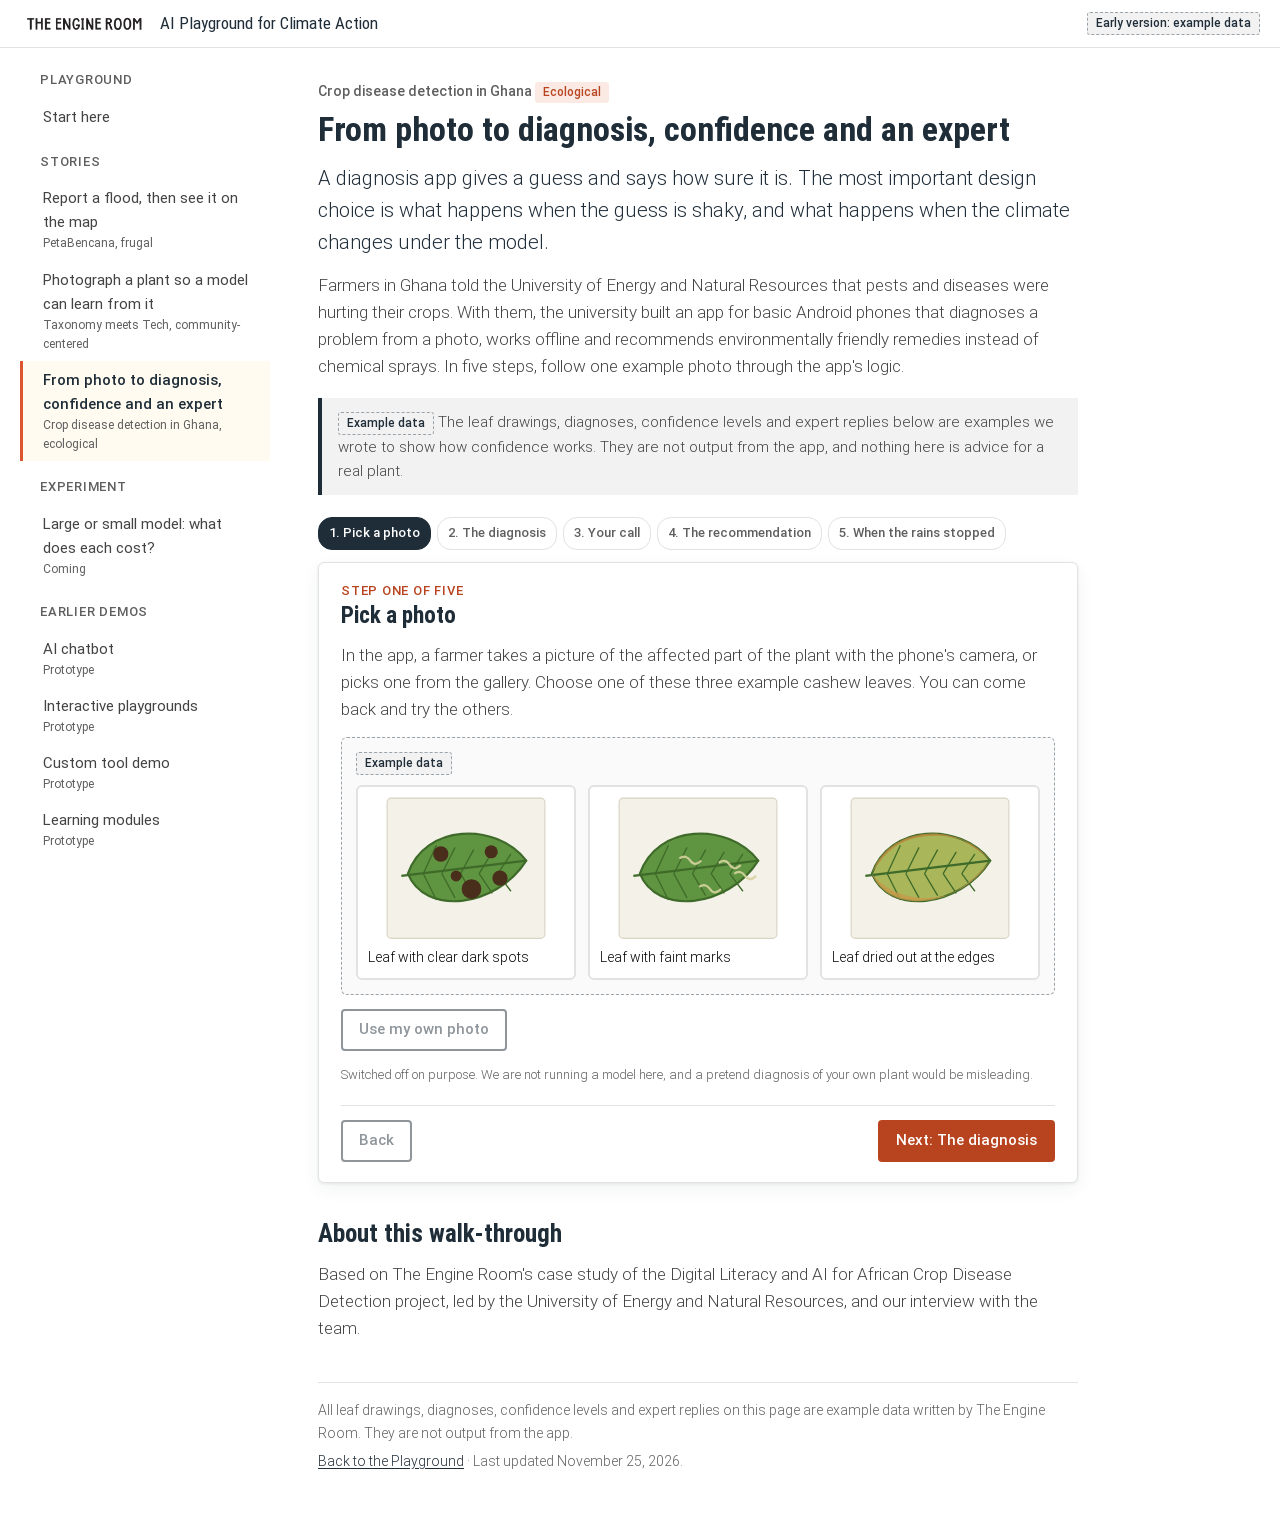
<file: ghana-crops.html>
<!DOCTYPE html>
<html lang="en-US">
<head>
<meta charset="UTF-8">
<meta name="viewport" content="width=device-width, initial-scale=1">
<title>From photo to diagnosis, confidence and an expert (crop disease detection in Ghana) | AI Playground for Climate Action</title>
<meta name="description" content="A walk-through with example data: follow a leaf photo through a diagnosis, a confidence level and a referral to an expert, as in a crop disease app built with farmers in Ghana.">
<script>(function(){var d=document.documentElement,q=location.search,e=/[?&]embed=1(&|$)/.test(q)||(!/[?&]embed=0(&|$)/.test(q)&&window.self!==window.top);d.className+=' js'+(e?' embed':'');})();</script>
<link rel="stylesheet" href="assets/playground.css">
</head>
<body>
<a class="skip-link" href="#main">Skip to content</a>

<header class="topbar">
  <div class="topbar-left">
    <img class="logo" src="assets/ter-wordmark-navy.png" alt="The Engine Room" width="128" height="24">
    <a class="site-title" href="index.html">AI Playground for Climate Action</a>
  </div>
  <span class="badge badge-example">Early version: example data</span>
</header>

<div class="app-layout">
  <nav class="sidebar" aria-label="Playground">
    <button class="contents-toggle" type="button" aria-expanded="false" aria-controls="sidebar-nav">Contents <span class="toggle-sign" aria-hidden="true">+</span></button>
    <div class="sidebar-nav" id="sidebar-nav">
      <h2>Playground</h2>
      <ul>
        <li><a href="index.html">Start here</a></li>
      </ul>
      <h2>Stories</h2>
      <ul>
        <li><a href="petabencana.html">Report a flood, then see it on the map<span class="lens-tag">PetaBencana, frugal</span></a></li>
        <li><a href="floralebanon.html">Photograph a plant so a model can learn from it<span class="lens-tag">Taxonomy meets Tech, community-centered</span></a></li>
        <li><a href="ghana-crops.html" aria-current="page">From photo to diagnosis, confidence and an expert<span class="lens-tag">Crop disease detection in Ghana, ecological</span></a></li>
      </ul>
      <h2>Experiment</h2>
      <ul>
        <li><a href="comparison.html">Large or small model: what does each cost?<span class="lens-tag">Coming</span></a></li>
      </ul>
      <h2>Earlier demos</h2>
      <ul>
        <li><a href="AI_chatbot.html">AI chatbot<span class="lens-tag">Prototype</span></a></li>
        <li><a href="interactive_playgounds.html">Interactive playgrounds<span class="lens-tag">Prototype</span></a></li>
        <li><a href="custom_tool.html">Custom tool demo<span class="lens-tag">Prototype</span></a></li>
        <li><a href="interactive_learning.html">Learning modules<span class="lens-tag">Prototype</span></a></li>
      </ul>
    </div>
  </nav>

  <main id="main">
    <div class="main-inner">
      <p class="eyebrow">Crop disease detection in Ghana <span class="badge badge-lens">Ecological</span></p>
      <h1>From photo to diagnosis, confidence and an expert</h1>
      <p class="lede">A diagnosis app gives a guess and says how sure it is. The most important design choice is what happens when the guess is shaky, and what happens when the climate changes under the model.</p>
      <p>Farmers in Ghana told the University of Energy and Natural Resources that pests and diseases were hurting their crops. With them, the university built an app for basic Android phones that diagnoses a problem from a photo, works offline and recommends environmentally friendly remedies instead of chemical sprays. In five steps, follow one example photo through the app's logic.</p>
      <div class="note">
        <p><span class="badge badge-example">Example data</span> The leaf drawings, diagnoses, confidence levels and expert replies below are examples we wrote to show how confidence works. They are not output from the app, and nothing here is advice for a real plant.</p>
      </div>

      <div data-walkthrough id="walkthrough">

        <section class="step" data-title="Pick a photo" aria-labelledby="s1-title">
          <h2 id="s1-title"><span class="step-number">Step one of five</span>Pick a photo</h2>
          <p>In the app, a farmer takes a picture of the affected part of the plant with the phone's camera, or picks one from the gallery. Choose one of these three example cashew leaves. You can come back and try the others.</p>
          <div class="example-frame">
            <span class="badge badge-example">Example data</span>
            <div class="photo-picker" id="photo-picker" role="group" aria-label="Example leaf photos"></div>
          </div>
          <div class="btn-row"><button class="btn" type="button" disabled aria-describedby="upload-why">Use my own photo</button></div>
          <p class="example-caption" id="upload-why">Switched off on purpose. We are not running a model here, and a pretend diagnosis of your own plant would be misleading.</p>
          <p class="feedback" id="pick-feedback" aria-live="polite"></p>
        </section>

        <section class="step" data-title="The diagnosis" aria-labelledby="s2-title">
          <h2 id="s2-title"><span class="step-number">Step two of five</span>The diagnosis, and how sure it is</h2>
          <p>The app names the likely problem and gives a confidence level: how sure the model is about its own guess. The team described it like this:</p>
          <blockquote class="quote">
            <p>'It tells you this is probably say anthracnose, but my confidence is probably 70%. Then if you are not sure, you could then send the picture in the diagnosis by a click of a button to the consultant.'</p>
            <footer>Crop disease detection in Ghana, from our case study <span class="badge badge-pending">Quote check pending</span></footer>
          </blockquote>
          <div class="example-frame">
            <span class="badge badge-example">Example data</span>
            <div id="result-card"></div>
            <p class="example-caption">Example output written by The Engine Room to show how confidence works; not output from the app.</p>
          </div>
          <p>A confidence level is not a guarantee. A model can be fairly sure and still wrong, especially when it sees something it was never trained on.</p>
        </section>

        <section class="step" data-title="Your call" aria-labelledby="s3-title">
          <h2 id="s3-title"><span class="step-number">Step three of five</span>Your call: act on it, or ask an expert?</h2>
          <p>The app keeps people in the loop. From the start, the team hired three expert consultants in crop disease and put their phone numbers in the app, and with one button a farmer can send the diagnosis to one of them, who confirms it or says it is wrong.</p>
          <div class="example-frame">
            <span class="badge badge-example">Example data</span>
            <p id="call-context"></p>
            <div class="btn-row">
              <button class="btn" type="button" id="btn-act">Act on the recommendation</button>
              <button class="btn btn-primary" type="button" id="btn-send">Send it to an expert</button>
            </div>
            <div class="chat" id="expert-chat" aria-live="polite"></div>
            <p class="feedback" id="call-feedback" aria-live="polite"></p>
          </div>
          <p>Farmers without a smartphone, or stuck with the app, can go to an e-kiosk attendant in their community, who helps them diagnose the problem and teaches families to use their phones.</p>
        </section>

        <section class="step" data-title="The recommendation" aria-labelledby="s4-title">
          <h2 id="s4-title"><span class="step-number">Step four of five</span>What the app recommends, and in which language</h2>
          <p>Chemical sprays were harming the soil that farmers depend on for future harvests, so the app recommends environmentally friendly remedies. When we spoke with the team, they gave the example of fall armyworm on maize, one of the crops in the first version: farmers were shown how to make a spray from neem leaves. That is the team's example, not advice from us.</p>
          <p><span class="badge badge-pending">To confirm with the team</span> We will check with the team that they are comfortable with this example on the page.</p>
          <p>Language shaped the design too. The diagnosis comes back in Twi, one of the most widely spoken languages in Ghana. The recommendations are read aloud, but in English, because text to speech for Twi was not available. The app works in a mix of the two until it is.</p>
          <div class="stub">
            <p class="stub-title">Twi on this page: to confirm with the team</p>
            <p>We have not written any Twi here. Step titles or a sample diagnosis in Twi would come from the team or a Twi speaker they trust.</p>
          </div>
        </section>

        <section class="step" data-title="When the rains stopped" aria-labelledby="s5-title">
          <h2 id="s5-title"><span class="step-number">Step five of five</span>When the rains stopped</h2>
          <p>The first version covered four crops: cassava, cashew, maize and tomato. It worked, until a year when the weather turned.</p>
          <blockquote class="quote">
            <p>'That particular year, what you realize is that even if you use the app, you see that it will identify every crop as sick.'</p>
            <footer>Crop disease detection in Ghana, from our case study <span class="badge badge-pending">Quote check pending</span></footer>
          </blockquote>
          <p>A model trained on leaves from normal seasons read drought as disease, like the third example leaf in this walk-through. The team made a hard decision: they dropped three of the four crops and focused on cashew, which has deep roots, grows in every season and is now the main cash crop in the area. The lesson they drew is that a model cannot rely on historical patterns alone; data collection has to keep going as the climate changes.</p>

          <h3>The ecological reading</h3>
          <p>The ecological choices run through the whole project: remedies that protect the soil, and a tool that had to adapt to a changing climate. The team also thought about the footprint of building the model. Their local graphics card had eight gigabytes of memory and the local power supply was inefficient, so they paid for Google Colab and trained there, partly to lower the carbon footprint. That is their reasoning, not a measured saving.</p>
          <p><strong>To think about:</strong> when should a tool hand over to a person, and who should that person be?</p>
          <div class="stub">
            <p class="stub-title">Try the app, screenshots and the farmer video: to confirm with the team</p>
            <p>We have not yet confirmed whether and where the app is published, or permission to show screenshots or the video of a farmer using it, which also needs the farmer's own consent. Links and images will go here once agreed.</p>
          </div>
        </section>

      </div>

      <h2 class="shell-only">About this walk-through</h2>
      <p class="shell-only">Based on The Engine Room's case study of the Digital Literacy and AI for African Crop Disease Detection project, led by the University of Energy and Natural Resources, and our interview with the team.</p>

      <footer class="site-footer">
        <p>All leaf drawings, diagnoses, confidence levels and expert replies on this page are example data written by The Engine Room. They are not output from the app.</p>
        <p><a href="index.html">Back to the Playground</a> &middot; Last updated November 25, 2026.</p>
      </footer>
    </div>
  </main>
</div>

<script src="assets/playground.js"></script>
<script src="data/ghana-crops.example.js"></script>
<script>
(function () {
  'use strict';
  var D = window.EXAMPLE_CROPS;
  var el = window.Playground.el;

  function leafSVG(kind, alt) {
    var fill = kind === 'drought' ? '#A9B65A' : '#5F9440';
    var g = '<path d="M20 70 C35 25 100 22 128 58 C100 102 35 108 20 70 Z" fill="' + fill + '" stroke="#3F6B2A" stroke-width="2"/>';
    g += '<path d="M14 72 L128 58" stroke="#3F6B2A" stroke-width="2"/>';
    for (var k = 0; k < 5; k++) {
      var x = 34 + k * 17;
      g += '<path d="M' + x + ' 70 L' + (x + 12) + ' ' + (44 + k * 2) + ' M' + x + ' 70 L' + (x + 12) + ' ' + (94 - k * 2) + '" stroke="#3F6B2A" stroke-width="1.2"/>';
    }
    if (kind === 'spots') {
      [[50, 52, 7], [78, 84, 9], [96, 50, 6], [64, 72, 5], [104, 74, 7]].forEach(function (s) {
        g += '<circle cx="' + s[0] + '" cy="' + s[1] + '" r="' + s[2] + '" fill="#4A2E1C"/>';
      });
    } else if (kind === 'faint') {
      [[56, 56], [74, 82], [92, 60], [106, 70]].forEach(function (s) {
        g += '<path d="M' + s[0] + ' ' + s[1] + ' q6 -4 10 2 t10 0" stroke="#D7D2A0" stroke-width="2" fill="none" opacity="0.9"/>';
      });
    } else {
      g += '<path d="M20 70 C35 25 100 22 128 58 C120 50 112 46 104 40 C90 34 60 32 40 46 C30 54 24 62 20 70 Z" fill="#B88A3E" opacity="0.85"/>';
      g += '<path d="M20 70 C35 108 100 102 128 58 C118 70 104 84 88 90 C64 96 36 90 20 70 Z" fill="#C79A4A" opacity="0.8"/>';
    }
    return '<svg viewBox="0 0 146 130" role="img" aria-label="' + alt + '"><rect x="1" y="1" width="144" height="128" rx="4" fill="#F4F1E8" stroke="#D8D2C0"/>' + g + '</svg>';
  }

  var current = null;
  var picker = document.getElementById('photo-picker');
  var buttons = [];
  D.photos.forEach(function (p) {
    var b = el('button', { 'class': 'photo-option', type: 'button', 'aria-pressed': 'false' });
    b.innerHTML = leafSVG(p.leaf, 'Example drawing: ' + p.title.toLowerCase());
    b.appendChild(el('span', null, p.title));
    b.addEventListener('click', function () { choose(p, b); });
    picker.appendChild(b);
    buttons.push(b);
  });

  function choose(p, btn) {
    current = p;
    buttons.forEach(function (b) { b.setAttribute('aria-pressed', b === btn ? 'true' : 'false'); });
    var fb = document.getElementById('pick-feedback');
    fb.className = 'feedback ok';
    fb.textContent = 'You chose: ' + p.title.toLowerCase() + '. Go to the next step to see the example diagnosis.';
    renderResult();
    resetCall();
  }

  function renderResult() {
    var box = document.getElementById('result-card');
    box.innerHTML = '';
    if (!current) {
      box.appendChild(el('p', { 'class': 'empty' }, 'Pick a photo in step one first.'));
      return;
    }
    var card = el('div', { 'class': 'result-card' });
    card.appendChild(el('p', { 'class': 'post-meta' }, 'Example diagnosis'));
    card.appendChild(el('p', { 'class': 'result-label' }, 'Likely problem: ' + current.result));
    var conf = el('div', { 'class': 'confidence' });
    var bar = el('div', { 'class': 'confidence-bar', role: 'img', 'aria-label': 'Confidence ' + current.confidence + ' percent' });
    var fill = el('span');
    fill.style.width = current.confidence + '%';
    bar.appendChild(fill);
    conf.appendChild(bar);
    conf.appendChild(el('p', { 'class': 'confidence-text' }, 'Confidence: ' + current.confidence + '% (' + current.level + ')'));
    card.appendChild(conf);
    card.appendChild(el('p', null, 'Recommendation: in the real app, environmentally friendly control measures appear here and are read aloud. We do not reproduce treatment advice in this example.'));
    box.appendChild(card);
  }

  var chat = document.getElementById('expert-chat');
  var callFb = document.getElementById('call-feedback');
  var ctx = document.getElementById('call-context');
  function resetCall() {
    chat.innerHTML = '';
    callFb.textContent = '';
    callFb.className = 'feedback';
    ctx.textContent = current
      ? 'Your example: ' + current.title.toLowerCase() + '. The app says ' + current.result.toLowerCase() + ', ' + current.confidence + '% confidence (' + current.level + ').'
      : 'Pick a photo in step one first.';
  }
  document.getElementById('btn-act').addEventListener('click', function () {
    if (!current) { resetCall(); return; }
    chat.innerHTML = '';
    callFb.className = 'feedback ' + (current.id === 'spots' ? 'ok' : 'warn');
    callFb.textContent = current.act;
  });
  document.getElementById('btn-send').addEventListener('click', function () {
    if (!current) { resetCall(); return; }
    chat.innerHTML = '';
    var out = el('div', { 'class': 'bubble bot' });
    out.appendChild(el('span', { 'class': 'who' }, 'You, to an example expert'));
    out.appendChild(document.createTextNode('Diagnosis report: ' + current.result.toLowerCase() + ', ' + current.confidence + '% confidence. Photo attached.'));
    var back = el('div', { 'class': 'bubble person' });
    back.appendChild(el('span', { 'class': 'who' }, 'Example expert reply'));
    back.appendChild(document.createTextNode(current.expert.text));
    chat.appendChild(out); chat.appendChild(back);
    callFb.className = 'feedback ok';
    callFb.textContent = current.send;
  });

  renderResult();
  resetCall();
})();
</script>
</body>
</html>
</file>
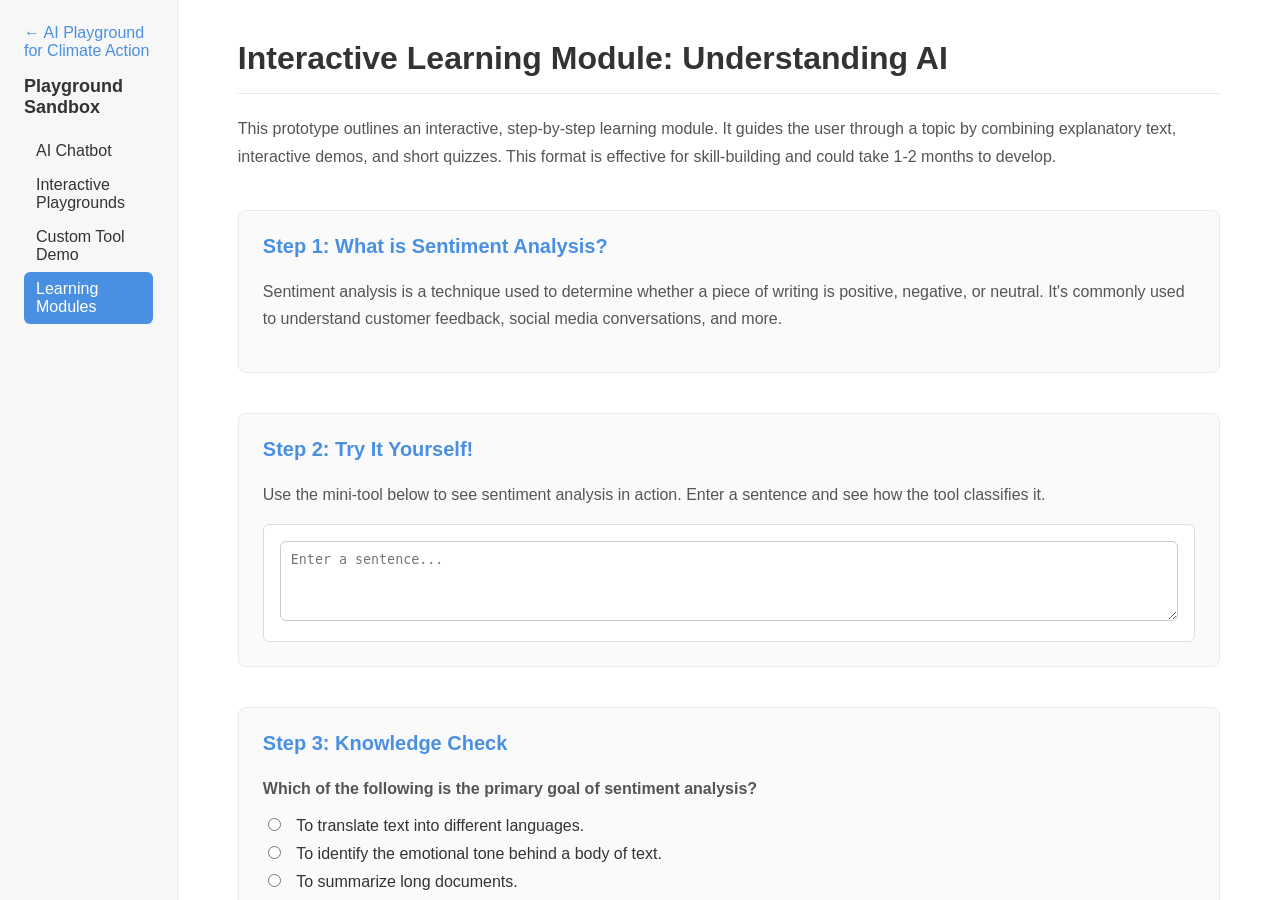
<file: interactive_learning.html>
<!DOCTYPE html>
<html lang="en">
<head>
    <meta charset="UTF-8">
    <meta name="viewport" content="width=device-width, initial-scale=1.0">
    <title>Prototype: Learning Modules</title>
    <style>
        :root {
            --gitbook-bg: #FFFFFF;
            --gitbook-sidebar-bg: #F7F7F7;
            --gitbook-text: #333333;
            --gitbook-primary: #4A90E2;
            --gitbook-border: #EAEAEA;
            --font-main: -apple-system, BlinkMacSystemFont, "Segoe UI", Roboto, Helvetica, Arial, sans-serif;
        }
        body {
            font-family: var(--font-main);
            margin: 0;
            display: flex;
            background-color: var(--gitbook-bg);
            color: var(--gitbook-text);
            height: 100vh;
        }
        .sidebar {
            width: 280px;
            background-color: var(--gitbook-sidebar-bg);
            padding: 24px;
            border-right: 1px solid var(--gitbook-border);
            height: 100%;
            box-sizing: border-box;
        }
        .sidebar h2 {
            font-size: 18px;
            margin-top: 0;
            color: var(--gitbook-text);
        }
        .sidebar ul {
            list-style: none;
            padding: 0;
        }
        .sidebar li a {
            text-decoration: none;
            color: var(--gitbook-text);
            display: block;
            padding: 8px 12px;
            border-radius: 6px;
            font-weight: 500;
        }
        .sidebar li a.active, .sidebar li a:hover {
            background-color: var(--gitbook-primary);
            color: white;
        }
        .main-content {
            flex-grow: 1;
            padding: 40px 60px;
            overflow-y: auto;
        }
        .main-content h1 {
            font-size: 32px;
            border-bottom: 1px solid var(--gitbook-border);
            padding-bottom: 16px;
            margin-top: 0;
        }
        .main-content p {
            font-size: 16px;
            line-height: 1.7;
            color: #555;
        }
        /* Learning Module specific styles */
        .module-step {
            margin-top: 40px;
            padding: 24px;
            border: 1px solid var(--gitbook-border);
            border-radius: 8px;
            background-color: #FAFAFA;
        }
        .module-step h3 {
            margin-top: 0;
            color: var(--gitbook-primary);
            font-size: 20px;
        }
        /* Demo styles from previous prototype */
        .demo-container {
            padding: 16px;
            border: 1px solid #ddd;
            border-radius: 6px;
            background-color: #FFF;
        }
        .demo-container textarea {
            width: 100%;
            min-height: 80px;
            padding: 10px;
            border-radius: 6px;
            border: 1px solid #ccc;
            box-sizing: border-box;
        }
        /* Quiz styles */
        .quiz-container {
            margin-top: 16px;
        }
        .quiz-question {
            font-weight: bold;
            margin-bottom: 12px;
        }
        .quiz-option {
            margin-bottom: 8px;
        }
        .quiz-option label {
            margin-left: 8px;
        }
    </style>
</head>
<body>
    <div class="sidebar">
        <p style="margin-top:0;"><a href="index.html" style="color: var(--gitbook-primary); text-decoration: none; font-weight: 500;">&larr; AI Playground for Climate Action</a></p>
        <h2>Playground Sandbox</h2>
        <ul>
            <li><a href="AI_chatbot.html">AI Chatbot</a></li>
            <li><a href="interactive_playgounds.html">Interactive Playgrounds</a></li>
            <li><a href="custom_tool.html">Custom Tool Demo</a></li>
            <li><a href="interactive_learning.html" class="active">Learning Modules</a></li>
        </ul>
    </div>
    <div class="main-content">
        <h1>Interactive Learning Module: Understanding AI</h1>
        <p>This prototype outlines an interactive, step-by-step learning module. It guides the user through a topic by combining explanatory text, interactive demos, and short quizzes. This format is effective for skill-building and could take 1-2 months to develop.</p>

        <div class="module-step">
            <h3>Step 1: What is Sentiment Analysis?</h3>
            <p>Sentiment analysis is a technique used to determine whether a piece of writing is positive, negative, or neutral. It's commonly used to understand customer feedback, social media conversations, and more.</p>
        </div>

        <div class="module-step">
            <h3>Step 2: Try It Yourself!</h3>
            <p>Use the mini-tool below to see sentiment analysis in action. Enter a sentence and see how the tool classifies it.</p>
            <div class="demo-container">
                 <textarea placeholder="Enter a sentence..."></textarea>
            </div>
        </div>

        <div class="module-step">
            <h3>Step 3: Knowledge Check</h3>
            <div class="quiz-container">
                <p class="quiz-question">Which of the following is the primary goal of sentiment analysis?</p>
                <div class="quiz-option">
                    <input type="radio" id="q1a" name="quiz1">
                    <label for="q1a">To translate text into different languages.</label>
                </div>
                <div class="quiz-option">
                    <input type="radio" id="q1b" name="quiz1">
                    <label for="q1b">To identify the emotional tone behind a body of text.</label>
                </div>
                <div class="quiz-option">
                    <input type="radio" id="q1c" name="quiz1">
                    <label for="q1c">To summarize long documents.</label>
                </div>
            </div>
        </div>
    </div>
</body>
</html>
</file>
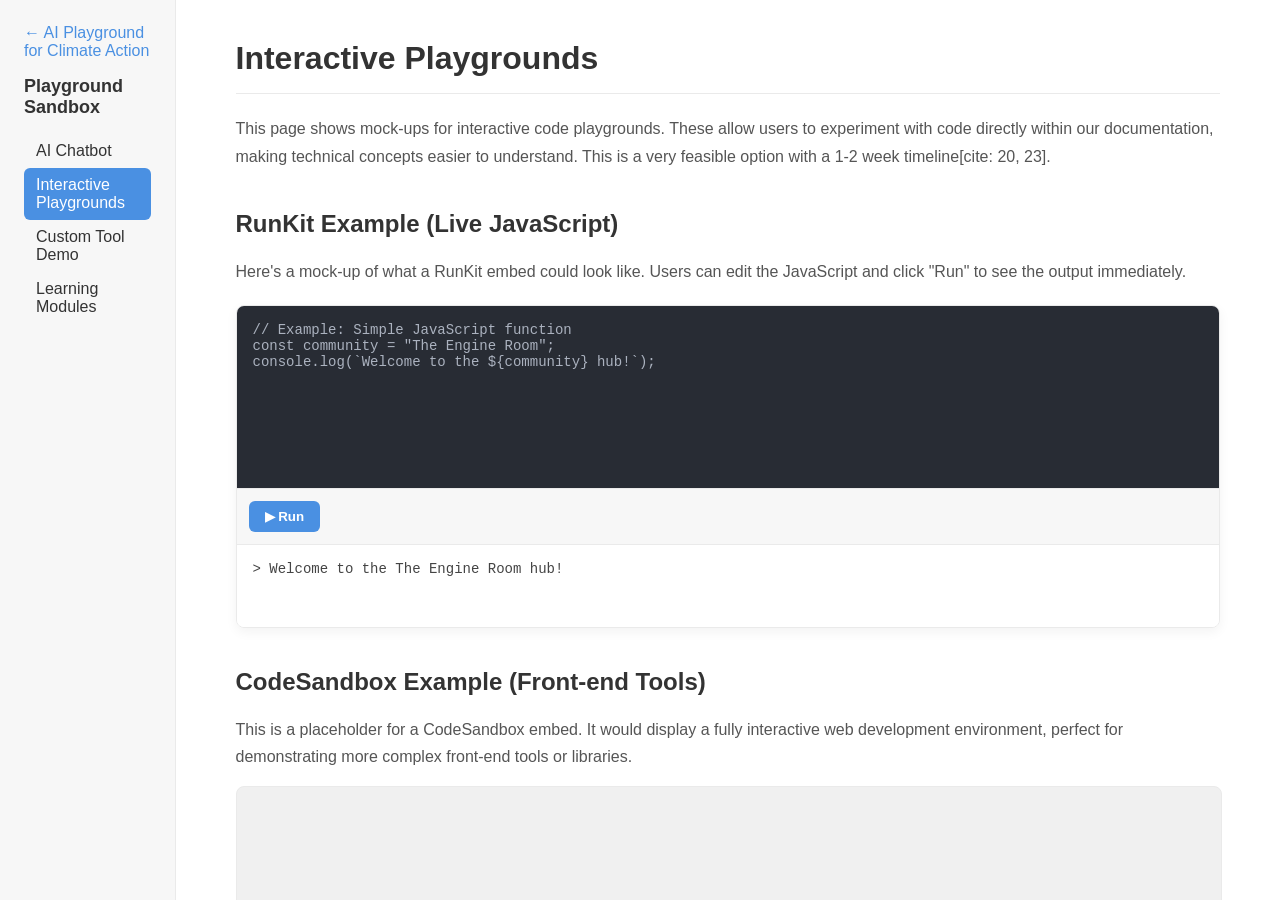
<file: interactive_playgounds.html>
<!DOCTYPE html>
<html lang="en">
<head>
    <meta charset="UTF-8">
    <meta name="viewport" content="width=device-width, initial-scale=1.0">
    <title>Prototype: Interactive Playgrounds</title>
    <style>
        :root {
            --gitbook-bg: #FFFFFF;
            --gitbook-sidebar-bg: #F7F7F7;
            --gitbook-text: #333333;
            --gitbook-primary: #4A90E2;
            --gitbook-border: #EAEAEA;
            --font-main: -apple-system, BlinkMacSystemFont, "Segoe UI", Roboto, Helvetica, Arial, sans-serif;
            --code-font: 'Courier New', Courier, monospace;
        }
        body {
            font-family: var(--font-main);
            margin: 0;
            display: flex;
            background-color: var(--gitbook-bg);
            color: var(--gitbook-text);
            height: 100vh;
        }
        .sidebar {
            width: 280px;
            background-color: var(--gitbook-sidebar-bg);
            padding: 24px;
            border-right: 1px solid var(--gitbook-border);
            height: 100%;
            box-sizing: border-box;
        }
        .sidebar h2 {
            font-size: 18px;
            margin-top: 0;
            color: var(--gitbook-text);
        }
        .sidebar ul {
            list-style: none;
            padding: 0;
        }
        .sidebar li a {
            text-decoration: none;
            color: var(--gitbook-text);
            display: block;
            padding: 8px 12px;
            border-radius: 6px;
            font-weight: 500;
        }
        .sidebar li a.active, .sidebar li a:hover {
            background-color: var(--gitbook-primary);
            color: white;
        }
        .main-content {
            flex-grow: 1;
            padding: 40px 60px;
            overflow-y: auto;
        }
        .main-content h1 {
            font-size: 32px;
            border-bottom: 1px solid var(--gitbook-border);
            padding-bottom: 16px;
            margin-top: 0;
        }
        .main-content h2 {
            font-size: 24px;
            margin-top: 40px;
        }
        .main-content p {
            font-size: 16px;
            line-height: 1.7;
            color: #555;
        }
        /* Playground specific styles */
        .playground-container {
            margin-top: 20px;
            border: 1px solid var(--gitbook-border);
            border-radius: 8px;
            overflow: hidden;
            box-shadow: 0 4px 12px rgba(0,0,0,0.05);
        }
        .playground-editor {
            background-color: #282c34;
            color: #abb2bf;
            padding: 16px;
            font-family: var(--code-font);
            font-size: 14px;
            height: 150px;
            white-space: pre;
        }
        .playground-controls {
            padding: 12px;
            background-color: #F7F7F7;
            border-top: 1px solid var(--gitbook-border);
        }
        .playground-controls button {
            background-color: var(--gitbook-primary);
            color: white;
            border: none;
            padding: 8px 16px;
            border-radius: 6px;
            cursor: pointer;
            font-weight: bold;
        }
        .playground-output {
            background-color: #FFFFFF;
            padding: 16px;
            font-family: var(--code-font);
            font-size: 14px;
            border-top: 1px solid var(--gitbook-border);
            min-height: 50px;
            color: #444;
        }
        .embed-placeholder {
            width: 100%;
            height: 400px;
            background-color: #F0F0F0;
            display: flex;
            align-items: center;
            justify-content: center;
            border-radius: 8px;
            border: 1px solid var(--gitbook-border);
            color: #888;
            font-style: italic;
        }
    </style>
</head>
<body>
    <div class="sidebar">
        <p style="margin-top:0;"><a href="index.html" style="color: var(--gitbook-primary); text-decoration: none; font-weight: 500;">&larr; AI Playground for Climate Action</a></p>
        <h2>Playground Sandbox</h2>
        <ul>
            <li><a href="AI_chatbot.html">AI Chatbot</a></li>
            <li><a href="interactive_playgounds.html" class="active">Interactive Playgrounds</a></li>
            <li><a href="custom_tool.html">Custom Tool Demo</a></li>
            <li><a href="interactive_learning.html">Learning Modules</a></li>
        </ul>
    </div>
    <div class="main-content">
        <h1>Interactive Playgrounds</h1>
        <p>This page shows mock-ups for interactive code playgrounds. These allow users to experiment with code directly within our documentation, making technical concepts easier to understand. This is a very feasible option with a 1-2 week timeline[cite: 20, 23].</p>

        <h2>RunKit Example (Live JavaScript)</h2>
        <p>Here's a mock-up of what a RunKit embed could look like. Users can edit the JavaScript and click "Run" to see the output immediately.</p>
        <div class="playground-container">
            <div class="playground-editor">// Example: Simple JavaScript function
const community = "The Engine Room";
console.log(`Welcome to the ${community} hub!`);
            </div>
            <div class="playground-controls">
                <button>▶ Run</button>
            </div>
            <div class="playground-output">
                > Welcome to the The Engine Room hub!
            </div>
        </div>

        <h2>CodeSandbox Example (Front-end Tools)</h2>
        <p>This is a placeholder for a CodeSandbox embed. It would display a fully interactive web development environment, perfect for demonstrating more complex front-end tools or libraries.</p>
        <div class="embed-placeholder">
            [ CodeSandbox embed would be loaded here via iframe ]
        </div>
    </div>
</body>
</html>
</file>
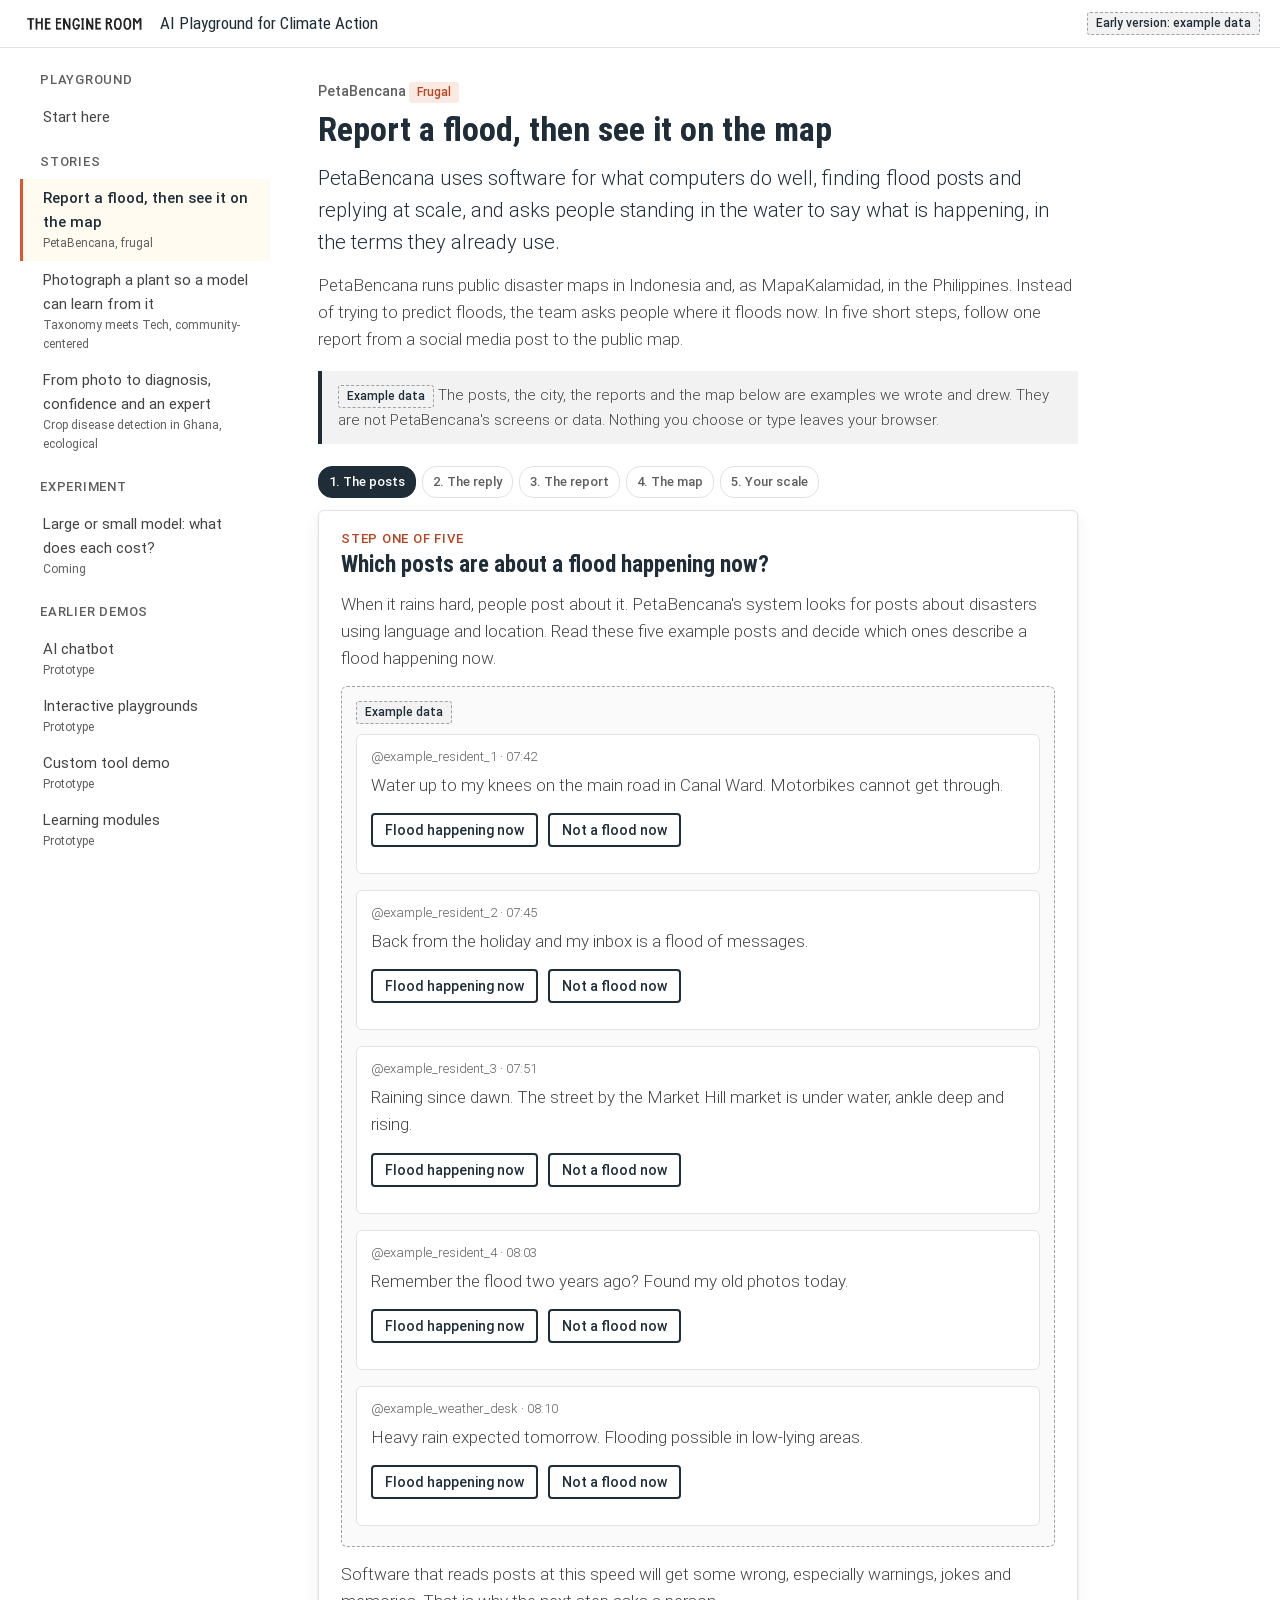
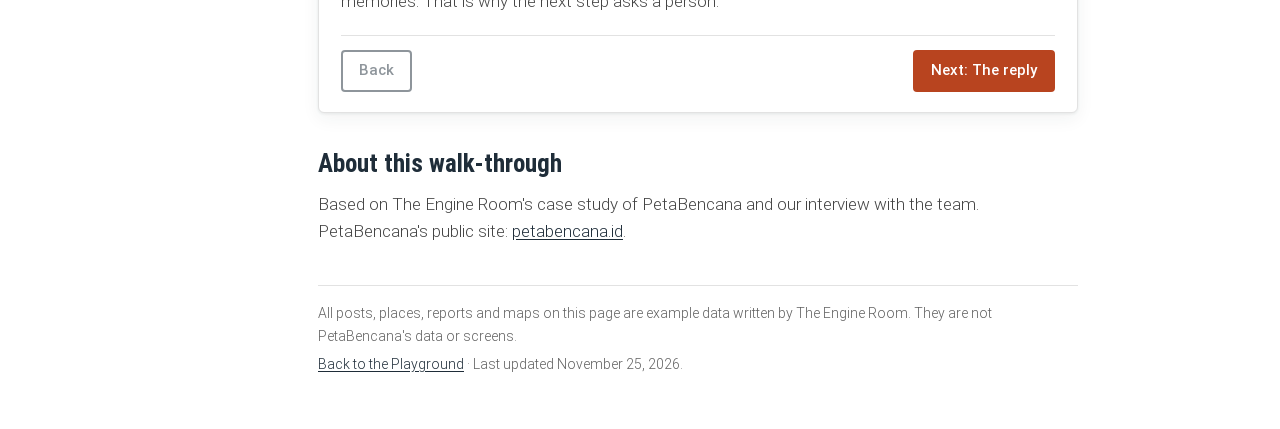
<file: petabencana.html>
<!DOCTYPE html>
<html lang="en-US">
<head>
<meta charset="UTF-8">
<meta name="viewport" content="width=device-width, initial-scale=1">
<title>Report a flood, then see it on the map (PetaBencana) | AI Playground for Climate Action</title>
<meta name="description" content="A walk-through with example data: follow one flood report from a social media post to a public map, as on PetaBencana.">
<script>(function(){var d=document.documentElement,q=location.search,e=/[?&]embed=1(&|$)/.test(q)||(!/[?&]embed=0(&|$)/.test(q)&&window.self!==window.top);d.className+=' js'+(e?' embed':'');})();</script>
<link rel="stylesheet" href="assets/playground.css">
</head>
<body>
<a class="skip-link" href="#main">Skip to content</a>

<header class="topbar">
  <div class="topbar-left">
    <img class="logo" src="assets/ter-wordmark-navy.png" alt="The Engine Room" width="128" height="24">
    <a class="site-title" href="index.html">AI Playground for Climate Action</a>
  </div>
  <span class="badge badge-example">Early version: example data</span>
</header>

<div class="app-layout">
  <nav class="sidebar" aria-label="Playground">
    <button class="contents-toggle" type="button" aria-expanded="false" aria-controls="sidebar-nav">Contents <span class="toggle-sign" aria-hidden="true">+</span></button>
    <div class="sidebar-nav" id="sidebar-nav">
      <h2>Playground</h2>
      <ul>
        <li><a href="index.html">Start here</a></li>
      </ul>
      <h2>Stories</h2>
      <ul>
        <li><a href="petabencana.html" aria-current="page">Report a flood, then see it on the map<span class="lens-tag">PetaBencana, frugal</span></a></li>
        <li><a href="floralebanon.html">Photograph a plant so a model can learn from it<span class="lens-tag">Taxonomy meets Tech, community-centered</span></a></li>
        <li><a href="ghana-crops.html">From photo to diagnosis, confidence and an expert<span class="lens-tag">Crop disease detection in Ghana, ecological</span></a></li>
      </ul>
      <h2>Experiment</h2>
      <ul>
        <li><a href="comparison.html">Large or small model: what does each cost?<span class="lens-tag">Coming</span></a></li>
      </ul>
      <h2>Earlier demos</h2>
      <ul>
        <li><a href="AI_chatbot.html">AI chatbot<span class="lens-tag">Prototype</span></a></li>
        <li><a href="interactive_playgounds.html">Interactive playgrounds<span class="lens-tag">Prototype</span></a></li>
        <li><a href="custom_tool.html">Custom tool demo<span class="lens-tag">Prototype</span></a></li>
        <li><a href="interactive_learning.html">Learning modules<span class="lens-tag">Prototype</span></a></li>
      </ul>
    </div>
  </nav>

  <main id="main">
    <div class="main-inner">
      <p class="eyebrow">PetaBencana <span class="badge badge-lens">Frugal</span></p>
      <h1>Report a flood, then see it on the map</h1>
      <p class="lede">PetaBencana uses software for what computers do well, finding flood posts and replying at scale, and asks people standing in the water to say what is happening, in the terms they already use.</p>
      <p>PetaBencana runs public disaster maps in Indonesia and, as MapaKalamidad, in the Philippines. Instead of trying to predict floods, the team asks people where it floods now. In five short steps, follow one report from a social media post to the public map.</p>
      <div class="note">
        <p><span class="badge badge-example">Example data</span> The posts, the city, the reports and the map below are examples we wrote and drew. They are not PetaBencana's screens or data. Nothing you choose or type leaves your browser.</p>
      </div>

      <div data-walkthrough id="walkthrough">

        <section class="step" data-title="The posts" aria-labelledby="s1-title">
          <h2 id="s1-title"><span class="step-number">Step one of five</span>Which posts are about a flood happening now?</h2>
          <p>When it rains hard, people post about it. PetaBencana's system looks for posts about disasters using language and location. Read these five example posts and decide which ones describe a flood happening now.</p>
          <div class="example-frame">
            <span class="badge badge-example">Example data</span>
            <ul class="choice-list" id="post-list"></ul>
          </div>
          <p class="feedback" id="posts-summary" aria-live="polite"></p>
          <p>Software that reads posts at this speed will get some wrong, especially warnings, jokes and memories. That is why the next step asks a person.</p>
        </section>

        <section class="step" data-title="The reply" aria-labelledby="s2-title">
          <h2 id="s2-title"><span class="step-number">Step two of five</span>An automated reply asks the person</h2>
          <p>When a post looks like a flood report, the system replies automatically. It asks whether the person is really in a flood and, if they are, sends a link to a report form. Each link is for one report.</p>
          <div class="example-frame">
            <span class="badge badge-example">Example data</span>
            <div class="chat" aria-label="Example conversation">
              <div class="bubble person"><span class="who">@example_resident_1</span>Water up to my knees on the main road in Canal Ward. Motorbikes cannot get through.</div>
              <div class="bubble bot"><span class="who">Example flood map account</span>Hello, are you in a flood right now? If you are, you can add it to the public flood map here: <u>example report link</u></div>
              <div class="bubble person"><span class="who">@example_resident_1</span>Yes, still raining. Opening it now.</div>
            </div>
            <p class="example-caption">Our example wording, not the platform's real message.</p>
          </div>
          <p>The team tried this early on, and the response told them they were onto something:</p>
          <blockquote class="quote">
            <p>'When we experimented with deploying an automated reply for the first time, asking people if they were really in a flood, we got thousands of reports in a few hours.'</p>
            <footer>PetaBencana, from our case study <span class="badge badge-pending">Quote check pending</span></footer>
          </blockquote>
        </section>

        <section class="step" data-title="The report" aria-labelledby="s3-title">
          <h2 id="s3-title"><span class="step-number">Step three of five</span>Make one report</h2>
          <p>Now you are the person in the flood. Say where you are, then how deep the water is.</p>

          <fieldset>
            <legend>Where are you?</legend>
            <p>Tap a district on the example map, or choose it from the list.</p>
            <div class="example-frame">
              <span class="badge badge-example">Example data</span>
              <div class="map-wrap" id="pick-map"></div>
            </div>
            <label for="district-select">District</label>
            <select id="district-select"><option value="">Choose a district</option></select>
          </fieldset>

          <fieldset>
            <legend>How deep is the water?</legend>
            <p>People describe a flood by their own body: up to the ankle, the knee or the waist. PetaBencana's report uses a simple visual slider with a drawing of a person and a car wheel, and turns the answer into centimeters.</p>
            <div class="example-frame">
              <span class="badge badge-example">Example data</span>
              <div class="depth-tool">
                <div class="depth-figure" id="depth-figure"></div>
                <div>
                  <label for="depth">Water depth</label>
                  <input type="range" id="depth" min="0" max="200" step="5" value="50" aria-describedby="depth-readout">
                  <p class="depth-readout" id="depth-readout" aria-live="polite"></p>
                  <p class="example-caption">Our drawing and our conversion from body marks to centimeters, to show the idea. Not PetaBencana's slider. Bands from PetaBencana's public documentation: under 70 cm minor, 70 to 150 cm moderate, above 150 cm severe.</p>
                </div>
              </div>
            </div>
          </fieldset>

          <label for="report-text">Anything to add? (optional)</label>
          <input type="text" id="report-text" maxlength="120" placeholder="For example: road closed to motorbikes">
          <p class="example-caption">This stays in your browser. Nothing is sent.</p>

          <div class="note">
            <p><strong>What the report does not ask for:</strong> your name, your account handle or anything else about you. PetaBencana anonymizes reports and does not keep personally identifiable information. The real form also takes one optional photo. Ours does not, because this page collects nothing.</p>
          </div>

          <div class="stub">
            <p class="stub-title">The real report form: to confirm with PetaBencana</p>
            <p>Screenshots of PetaBencana's own report form would go here. We have not asked for permission to show them yet, so the drawing above stands in for them.</p>
          </div>
          <div class="btn-row"><button class="btn btn-primary" type="button" id="submit-report">Add my example report to the map</button></div>
          <p class="feedback" id="report-feedback" aria-live="polite"></p>
        </section>

        <section class="step" data-title="The map" aria-labelledby="s4-title">
          <h2 id="s4-title"><span class="step-number">Step four of five</span>Your report on the map</h2>
          <p>Reports appear on a public map as they come in. Each one shows the depth in centimeters and as a body reference, so anyone can read it.</p>
          <div class="example-frame">
            <span class="badge badge-example">Example data</span>
            <div class="btn-row" role="group" aria-label="Show reports from">
              <button class="btn" type="button" data-window="60" aria-pressed="true">Last hour</button>
              <button class="btn" type="button" data-window="1440" aria-pressed="false">Last day</button>
            </div>
            <div class="map-wrap" id="result-map"></div>
            <div class="map-legend" aria-hidden="true"><span class="l-minor">Minor, under 70 cm</span><span class="l-moderate">Moderate, 70 to 150 cm</span><span class="l-severe">Severe, above 150 cm</span></div>
            <h3>The same reports as a list</h3>
            <div class="table-wrap">
              <table>
                <thead><tr><th scope="col">Where</th><th scope="col">Depth</th><th scope="col">When</th><th scope="col">Note</th></tr></thead>
                <tbody id="report-rows"></tbody>
              </table>
            </div>
            <p class="example-caption">Example reports in an invented city.</p>
          </div>
          <p>In the real system, the map is only part of the loop. Government agencies check reports with their own field staff and post official updates back through the same platform, so the people who reported can see the response.</p>
          <div class="stub">
            <p class="stub-title">The live map and real report data: to confirm with PetaBencana</p>
            <p>PetaBencana publishes its report data under a Creative Commons license. A later version of this page could show a small, dated extract of real reports instead of our examples. We will only do that if PetaBencana agrees and tells us how it wants the data credited.</p>
          </div>
        </section>

        <section class="step" data-title="Your scale" aria-labelledby="s5-title">
          <h2 id="s5-title"><span class="step-number">Step five of five</span>What would your scale be?</h2>
          <p>Ankle, knee and waist work because everyone carries them. Where you live, people might measure water by something else they all know.</p>
          <fieldset>
            <legend>How do people where you live say how deep the water is?</legend>
            <div class="btn-row" id="scale-ideas"></div>
            <label for="my-scale">Or write your own</label>
            <input type="text" id="my-scale" maxlength="60" placeholder="For example: the second stair">
          </fieldset>
          <p class="feedback ok" id="scale-echo" aria-live="polite"></p>
          <p class="example-caption">What you write stays on this page and is gone when you close it.</p>

          <h3>The frugal reading</h3>
          <p>PetaBencana chose not to build a model that predicts floods. Floods are shaped by human decisions and failing infrastructure as much as by rain, so the team built on what people already do in a flood: tell each other what is happening. The software finds the posts and sends the replies; people supply the knowledge; the result is open to everyone.</p>
          <p>The team also argues that bigger is not better for this kind of work:</p>
          <blockquote class="quote">
            <p>'Besides being far more energy efficient and better for the environment, smaller better-curated datasets are also much more accurate than large models that are not only problematic environmentally, but they're more difficult to curate.'</p>
            <footer>PetaBencana, from our case study <span class="badge badge-pending">Quote check pending</span></footer>
          </blockquote>
          <p>We are preparing an experiment that puts this claim to a simple test: <a href="comparison.html">large or small model, what does each cost?</a></p>
          <p><strong>To think about:</strong> in your own work, where are people already sharing the information you need, and what would it take to ask them directly?</p>
        </section>

      </div>

      <h2 class="shell-only">About this walk-through</h2>
      <p class="shell-only">Based on The Engine Room's case study of PetaBencana and our interview with the team. PetaBencana's public site: <a href="https://petabencana.id">petabencana.id</a>.</p>

      <footer class="site-footer">
        <p>All posts, places, reports and maps on this page are example data written by The Engine Room. They are not PetaBencana's data or screens.</p>
        <p><a href="index.html">Back to the Playground</a> &middot; Last updated November 25, 2026.</p>
      </footer>
    </div>
  </main>
</div>

<script src="assets/playground.js"></script>
<script src="data/petabencana.example.js"></script>
<script>
(function () {
  'use strict';
  var D = window.EXAMPLE_FLOOD;
  var el = window.Playground.el;
  var SVGNS = 'http://www.w3.org/2000/svg';
  function svg(tag, attrs) {
    var e = document.createElementNS(SVGNS, tag);
    for (var k in attrs) e.setAttribute(k, attrs[k]);
    return e;
  }

  /* Depth helpers: body reference is our example conversion */
  function bodyRef(cm) {
    if (cm === 0) return 'no standing water';
    if (cm < 25) return 'about ankle height';
    if (cm < 70) return 'about knee height';
    if (cm < 115) return 'about waist height';
    return 'above the waist';
  }
  function band(cm) {
    if (cm < 70) return { id: 'minor', label: 'minor', color: '#F2C14E' };
    if (cm <= 150) return { id: 'moderate', label: 'moderate', color: '#E07B39' };
    return { id: 'severe', label: 'severe', color: '#8E2C1C' };
  }
  function districtName(id) {
    for (var i = 0; i < D.districts.length; i++) if (D.districts[i].id === id) return D.districts[i].name;
    return '';
  }
  function ago(m) {
    if (m === 0) return 'just now';
    if (m < 60) return m + ' minutes ago';
    var h = Math.round(m / 60);
    return h === 1 ? 'one hour ago' : h + ' hours ago';
  }

  /* Step 1: sort posts */
  var answered = {};
  var list = document.getElementById('post-list');
  D.posts.forEach(function (p) {
    var li = el('li', { 'class': 'choice' });
    li.appendChild(el('div', { 'class': 'post-meta' }, p.handle + ' · ' + p.time));
    li.appendChild(el('div', { 'class': 'post-text' }, p.text));
    var row = el('div', { 'class': 'btn-row', role: 'group', 'aria-label': 'Is this a flood happening now?' });
    var yes = el('button', { 'class': 'btn', type: 'button', 'aria-pressed': 'false' }, 'Flood happening now');
    var no = el('button', { 'class': 'btn', type: 'button', 'aria-pressed': 'false' }, 'Not a flood now');
    var res = el('p', { 'class': 'choice-result', 'aria-live': 'polite' });
    function pick(choice) {
      yes.setAttribute('aria-pressed', choice ? 'true' : 'false');
      no.setAttribute('aria-pressed', choice ? 'false' : 'true');
      var right = choice === p.now;
      answered[p.id] = right;
      li.classList.toggle('is-right', right);
      li.classList.toggle('is-wrong', !right);
      res.textContent = (right ? 'Yes. ' : 'Not quite. ') + p.why;
      summarize();
    }
    yes.addEventListener('click', function () { pick(true); });
    no.addEventListener('click', function () { pick(false); });
    row.appendChild(yes); row.appendChild(no);
    li.appendChild(row); li.appendChild(res);
    list.appendChild(li);
  });
  function summarize() {
    var ids = Object.keys(answered);
    var out = document.getElementById('posts-summary');
    if (ids.length < D.posts.length) { out.textContent = ''; out.className = 'feedback'; return; }
    var right = ids.filter(function (k) { return answered[k]; }).length;
    out.className = 'feedback ok';
    out.textContent = 'You sorted ' + right + ' of ' + D.posts.length + ' as we would. Two of the five are about a flood happening now.';
  }

  /* Maps */
  function drawMap(container, opts) {
    var s = svg('svg', { viewBox: '0 0 600 360', 'class': 'example-map' + (opts.pick ? ' map-pick' : ''), role: opts.pick ? 'group' : 'img', 'aria-label': opts.label });
    D.districts.forEach(function (d) {
      var poly = svg('polygon', { points: d.points, fill: '#E9EEF1', stroke: '#B8C2C9', 'stroke-width': '2', 'data-id': d.id });
      if (opts.pick) {
        poly.style.cursor = 'pointer';
        poly.addEventListener('click', function () { opts.onPick(d.id); });
      }
      s.appendChild(poly);
    });
    s.appendChild(svg('path', { d: 'M -10 150 C 120 170, 200 240, 300 250 S 480 200, 610 260', fill: 'none', stroke: '#9CC3DB', 'stroke-width': '14', 'stroke-linecap': 'round', 'pointer-events': 'none' }));
    D.districts.forEach(function (d) {
      var t = svg('text', { x: d.cx, y: d.cy, 'text-anchor': 'middle', 'font-size': '22', fill: '#5F5F5F', 'pointer-events': 'none', 'font-family': 'Roboto, Arial, sans-serif' });
      t.textContent = d.name;
      s.appendChild(t);
    });
    var pins = svg('g', {});
    s.appendChild(pins);
    container.innerHTML = '';
    container.appendChild(s);
    return { svg: s, pins: pins };
  }
  function addPin(g, r, mine) {
    var b = band(r.cm);
    var pin = svg('g', {});
    pin.appendChild(svg('circle', { cx: r.x, cy: r.y, r: mine ? 13 : 10, fill: b.color, stroke: mine ? '#1F2D39' : '#fff', 'stroke-width': mine ? 4 : 3 }));
    var title = svg('title', {});
    title.textContent = (mine ? 'Your example report: ' : '') + districtName(r.district) + ', ' + r.cm + ' cm, ' + bodyRef(r.cm) + ', ' + ago(r.minutesAgo);
    pin.appendChild(title);
    if (mine) {
      var label = svg('text', { x: r.x + 18, y: r.y + 5, 'font-size': '20', fill: '#1F2D39', 'font-weight': '500', 'font-family': 'Roboto, Arial, sans-serif' });
      label.textContent = 'You';
      pin.appendChild(label);
    }
    g.appendChild(pin);
  }

  /* Step 3: report */
  var mine = { district: '', x: 0, y: 0, cm: 50, minutesAgo: 0, text: '' };
  var submitted = false;
  var select = document.getElementById('district-select');
  D.districts.forEach(function (d) { select.appendChild(el('option', { value: d.id }, d.name)); });
  var pickMap = drawMap(document.getElementById('pick-map'), {
    pick: true, label: 'Example map of an invented city, six districts', onPick: function (id) { setDistrict(id); }
  });
  function setDistrict(id) {
    mine.district = id;
    select.value = id;
    var d = D.districts.filter(function (x) { return x.id === id; })[0];
    pickMap.pins.innerHTML = '';
    if (!d) return;
    mine.x = d.cx + 10; mine.y = d.cy - 26;
    addPin(pickMap.pins, mine, true);
    var polys = pickMap.svg.querySelectorAll('polygon');
    for (var i = 0; i < polys.length; i++) polys[i].setAttribute('fill', polys[i].getAttribute('data-id') === id ? '#FFF4D6' : '#E9EEF1');
  }
  select.addEventListener('change', function () { setDistrict(select.value); });

  // depth figure: 1 unit = 1 cm, ground at y = 210
  var fig = svg('svg', { viewBox: '0 0 150 220', role: 'img', 'aria-label': 'Drawing of a person and a car wheel standing in water, with ankle, knee and waist marked' });
  var water = svg('rect', { x: 0, y: 160, width: 150, height: 50, fill: '#9CC3DB', opacity: '0.75' });
  fig.appendChild(svg('line', { x1: 0, y1: 210, x2: 150, y2: 210, stroke: '#5F5F5F', 'stroke-width': 2 }));
  // wheel
  fig.appendChild(svg('circle', { cx: 112, cy: 178, r: 32, fill: 'none', stroke: '#434343', 'stroke-width': 7 }));
  fig.appendChild(svg('circle', { cx: 112, cy: 178, r: 12, fill: '#888', stroke: 'none' }));
  // person
  fig.appendChild(svg('circle', { cx: 45, cy: 52, r: 12, fill: '#1F2D39' }));
  fig.appendChild(svg('line', { x1: 45, y1: 64, x2: 45, y2: 115, stroke: '#1F2D39', 'stroke-width': 9, 'stroke-linecap': 'round' }));
  fig.appendChild(svg('line', { x1: 45, y1: 75, x2: 25, y2: 110, stroke: '#1F2D39', 'stroke-width': 6, 'stroke-linecap': 'round' }));
  fig.appendChild(svg('line', { x1: 45, y1: 75, x2: 65, y2: 110, stroke: '#1F2D39', 'stroke-width': 6, 'stroke-linecap': 'round' }));
  fig.appendChild(svg('line', { x1: 45, y1: 113, x2: 35, y2: 208, stroke: '#1F2D39', 'stroke-width': 7, 'stroke-linecap': 'round' }));
  fig.appendChild(svg('line', { x1: 45, y1: 113, x2: 55, y2: 208, stroke: '#1F2D39', 'stroke-width': 7, 'stroke-linecap': 'round' }));
  D.bodyMarks.forEach(function (m) {
    var y = 210 - m.cm;
    fig.appendChild(svg('line', { x1: 2, y1: y, x2: 72, y2: y, stroke: '#B8441F', 'stroke-width': 1.5, 'stroke-dasharray': '4 3' }));
    var t = svg('text', { x: 2, y: y - 3, 'font-size': '11', fill: '#B8441F', 'font-family': 'Roboto, Arial, sans-serif' });
    t.textContent = m.label;
    fig.appendChild(t);
  });
  fig.appendChild(water);
  document.getElementById('depth-figure').appendChild(fig);

  var depth = document.getElementById('depth');
  var readout = document.getElementById('depth-readout');
  function updateDepth() {
    var cm = parseInt(depth.value, 10);
    mine.cm = cm;
    var h = Math.min(cm, 205);
    water.setAttribute('y', 210 - h);
    water.setAttribute('height', h);
    var b = band(cm);
    readout.textContent = cm + ' cm, ' + bodyRef(cm) + ' (' + b.label + ')';
    depth.setAttribute('aria-valuetext', readout.textContent);
  }
  depth.addEventListener('input', updateDepth);
  updateDepth();

  document.getElementById('submit-report').addEventListener('click', function () {
    var fb = document.getElementById('report-feedback');
    if (!mine.district) {
      fb.className = 'feedback warn';
      fb.textContent = 'Choose where you are first, on the map or from the list.';
      return;
    }
    mine.text = document.getElementById('report-text').value.trim();
    submitted = true;
    fb.className = 'feedback ok';
    fb.textContent = 'Your example report is ready: ' + districtName(mine.district) + ', ' + mine.cm + ' cm, ' + bodyRef(mine.cm) + '. Go to the next step to see it on the map. Nothing was sent anywhere.';
    renderResults();
  });

  /* Step 4: results */
  var windowMinutes = 60;
  function renderResults() {
    var map = drawMap(document.getElementById('result-map'), { pick: false, label: 'Example map of an invented city with flood reports' });
    var rows = document.getElementById('report-rows');
    rows.innerHTML = '';
    var all = D.reports.filter(function (r) { return r.minutesAgo <= windowMinutes; });
    if (submitted) all = [mine].concat(all);
    all.forEach(function (r) {
      addPin(map.pins, r, r === mine);
      var tr = el('tr');
      tr.appendChild(el('td', null, districtName(r.district) + (r === mine ? ' (your example report)' : '')));
      tr.appendChild(el('td', null, r.cm + ' cm, ' + bodyRef(r.cm) + ', ' + band(r.cm).label));
      tr.appendChild(el('td', null, ago(r.minutesAgo)));
      tr.appendChild(el('td', null, r.text || ''));
      rows.appendChild(tr);
    });
    if (!submitted) {
      var tr = el('tr');
      var td = el('td', { colspan: '4', 'class': 'empty' }, 'Your report is not here yet. Go back to step three and add it.');
      tr.appendChild(td); rows.insertBefore(tr, rows.firstChild);
    }
  }
  var wbtns = document.querySelectorAll('[data-window]');
  for (var i = 0; i < wbtns.length; i++) {
    wbtns[i].addEventListener('click', function () {
      windowMinutes = parseInt(this.getAttribute('data-window'), 10);
      for (var j = 0; j < wbtns.length; j++) wbtns[j].setAttribute('aria-pressed', wbtns[j] === this ? 'true' : 'false');
      renderResults();
    });
  }
  renderResults();

  /* Step 5: your scale */
  var ideas = document.getElementById('scale-ideas');
  var myScale = document.getElementById('my-scale');
  var echo = document.getElementById('scale-echo');
  function echoScale(v) {
    v = (v || '').trim();
    echo.textContent = v ? 'Where you live, a report might say: \'the water is up to ' + v + '\'. Would everyone in your community read it the same way?' : '';
  }
  D.scaleIdeas.forEach(function (idea) {
    var b = el('button', { 'class': 'btn', type: 'button' }, idea);
    b.addEventListener('click', function () { myScale.value = idea; echoScale(idea); });
    ideas.appendChild(b);
  });
  myScale.addEventListener('input', function () { echoScale(myScale.value); });
})();
</script>
</body>
</html>
</file>
<file: assets/playground.css>
/* AI Playground for Climate Action: shared styles.
   One stylesheet for every page. Pages flow at their natural height (no
   full-screen layout, no inner scroll panes) so they also work inside an
   iframe on a Hub (Ghost) page. */

@font-face { font-family: 'Roboto'; font-weight: 300; font-style: normal; font-display: swap; src: url('fonts/roboto-light.woff2') format('woff2'); }
@font-face { font-family: 'Roboto'; font-weight: 400; font-style: normal; font-display: swap; src: url('fonts/roboto-regular.woff2') format('woff2'); }
@font-face { font-family: 'Roboto'; font-weight: 400; font-style: italic; font-display: swap; src: url('fonts/roboto-italic.woff2') format('woff2'); }
@font-face { font-family: 'Roboto'; font-weight: 500; font-style: normal; font-display: swap; src: url('fonts/roboto-medium.woff2') format('woff2'); }
@font-face { font-family: 'Roboto Condensed'; font-weight: 400; font-style: normal; font-display: swap; src: url('fonts/roboto-condensed-regular.woff2') format('woff2'); }
@font-face { font-family: 'Roboto Condensed'; font-weight: 700; font-style: normal; font-display: swap; src: url('fonts/roboto-condensed-bold.woff2') format('woff2'); }

:root {
  --orange: #DB552E;        /* borders, large text, icons only (3.9:1 on white) */
  --orange-text: #B8441F;   /* orange text and button fills (5.4:1) */
  --orange-weak: #FBE9E3;
  --navy: #1F2D39;
  --text: #434343;
  --text-secondary: #5F5F5F;
  --light: #F2F2F2;
  --cream: #FFFBF0;
  --border: #E2E2E2;
  --ok: #2F6B3A;
  --ok-bg: #EAF4EC;
  --warn: #7A5300;
  --warn-bg: #FFF4D6;
  --no: #9B2C1F;
  --no-bg: #FBEAE7;
  --shadow: 0 1px 3px rgba(31, 45, 57, 0.08), 0 6px 18px rgba(31, 45, 57, 0.06);
  --font-body: 'Roboto', -apple-system, 'Segoe UI', Helvetica, Arial, sans-serif;
  --font-title: 'Roboto Condensed', 'Roboto', 'Arial Narrow', Arial, sans-serif;
}

* { box-sizing: border-box; }
[hidden] { display: none !important; }

html { -webkit-text-size-adjust: 100%; }

body {
  margin: 0;
  font-family: var(--font-body);
  font-weight: 300;
  font-size: 17px;
  line-height: 1.6;
  color: var(--text);
  background: #fff;
  overflow-wrap: break-word;
}

img, svg { max-width: 100%; height: auto; }

a { color: var(--navy); text-decoration: underline; text-underline-offset: 2px; }
a:hover { color: var(--orange-text); }

:focus-visible { outline: 3px solid var(--orange); outline-offset: 2px; }

strong, b { font-weight: 500; }

h1, h2, h3 { font-family: var(--font-title); color: var(--navy); line-height: 1.2; }
h1 { font-size: 34px; font-weight: 700; margin: 0 0 12px; }
h2 { font-size: 25px; font-weight: 700; margin: 36px 0 12px; }
h3 { font-size: 20px; font-weight: 700; margin: 24px 0 8px; }
p { margin: 0 0 14px; }
ul, ol { padding-left: 22px; margin: 0 0 14px; }
li { margin-bottom: 6px; }

.skip-link { position: absolute; left: -9999px; top: 0; background: var(--navy); color: #fff; padding: 8px 12px; z-index: 100; }
.skip-link:focus { left: 8px; top: 8px; }

/* Shell: top bar */
.topbar {
  display: flex; align-items: center; justify-content: space-between; gap: 12px;
  padding: 10px 20px; background: #fff; border-bottom: 1px solid var(--border);
}
.topbar-left { display: flex; align-items: center; gap: 12px; min-width: 0; }
.topbar .logo { height: 24px; width: auto; display: block; }
.topbar .site-title { font-family: var(--font-title); font-weight: 400; font-size: 17px; color: var(--navy); text-decoration: none; }
.topbar .site-title:hover { color: var(--orange-text); }
.topbar .badge { flex: none; }

/* Shell: layout */
.app-layout { display: flex; align-items: flex-start; max-width: 1240px; margin: 0 auto; }
.sidebar { flex: none; width: 250px; padding: 24px 0; position: sticky; top: 0; }
.sidebar h2 { font-size: 13px; font-family: var(--font-body); font-weight: 500; text-transform: uppercase; letter-spacing: 0.06em; color: var(--text-secondary); margin: 0 20px 10px; }
.sidebar ul { list-style: none; padding: 0; margin: 0 0 18px; }
.sidebar li { margin: 0; }
.sidebar a { display: block; padding: 7px 20px; text-decoration: none; color: var(--text); border-left: 3px solid transparent; font-size: 15px; font-weight: 400; }
.sidebar a:hover { background: var(--light); color: var(--navy); }
.sidebar a[aria-current='page'] { border-left-color: var(--orange); color: var(--navy); font-weight: 500; background: var(--cream); }
.sidebar .lens-tag { display: block; font-size: 12px; color: var(--text-secondary); font-weight: 400; }

.contents-toggle { display: none; }

main { flex: 1 1 auto; min-width: 0; padding: 32px 48px 48px; }
.main-inner { max-width: 760px; }

.site-footer { border-top: 1px solid var(--border); margin-top: 40px; padding-top: 16px; font-size: 14px; color: var(--text-secondary); }
.site-footer p { margin-bottom: 6px; }

/* Page header */
.eyebrow { font-size: 14px; font-weight: 500; color: var(--text-secondary); margin: 0 0 6px; }
.lede { font-size: 20px; color: var(--navy); font-weight: 300; }
.meta-line { font-size: 14px; color: var(--text-secondary); }

/* Labels */
.badge {
  display: inline-block; font-size: 12px; font-weight: 500; line-height: 1.4;
  padding: 2px 8px; border-radius: 3px; vertical-align: middle; white-space: nowrap;
}
.badge-example { background: var(--light); color: var(--navy); border: 1px dashed #9AA3AA; }
.badge-lens { background: var(--orange-weak); color: var(--orange-text); }
.badge-pending { background: var(--warn-bg); color: var(--warn); }
.badge-coming { background: var(--navy); color: #fff; }

/* Notes and stubs */
.note { border-left: 4px solid var(--navy); background: var(--light); padding: 12px 16px; margin: 18px 0; font-size: 15px; }
.note p:last-child { margin-bottom: 0; }
.stub {
  border: 2px dashed #B9A36A; background: var(--warn-bg); color: #4D3B00;
  padding: 14px 16px; margin: 18px 0; border-radius: 4px; font-size: 15px;
}
.stub-title { font-weight: 500; margin: 0 0 4px; }
.stub p:last-child { margin-bottom: 0; }

/* Quotes */
blockquote.quote {
  margin: 22px 0; padding: 4px 0 4px 18px; border-left: 4px solid var(--orange);
  font-size: 18px; color: var(--navy);
}
blockquote.quote p { margin-bottom: 8px; }
blockquote.quote footer { font-size: 14px; color: var(--text-secondary); }

/* Cards */
.card { border: 1px solid var(--border); border-radius: 6px; background: #fff; box-shadow: var(--shadow); padding: 18px 20px; }
.card h3 { margin-top: 0; }
.card-grid { display: grid; grid-template-columns: repeat(auto-fit, minmax(220px, 1fr)); gap: 16px; margin: 18px 0; }
.story-card { display: flex; flex-direction: column; }
.story-card p { font-size: 15px; }
.story-card .card-link { margin-top: auto; }
.lens-list { list-style: none; padding: 0; }
.lens-list li { border-left: 4px solid var(--orange); padding: 4px 0 4px 14px; margin-bottom: 12px; }

/* Buttons */
.btn {
  display: inline-flex; align-items: center; justify-content: center; gap: 6px;
  font: inherit; font-weight: 500; font-size: 15px; line-height: 1.3;
  padding: 9px 16px; border-radius: 4px; cursor: pointer; text-decoration: none;
  border: 2px solid var(--navy); background: #fff; color: var(--navy);
}
.btn:hover { background: var(--light); color: var(--navy); }
.btn-primary { background: var(--orange-text); border-color: var(--orange-text); color: #fff; }
.btn-primary:hover { background: #9C391A; border-color: #9C391A; color: #fff; }
.btn[disabled], .btn[aria-disabled='true'] { opacity: 0.5; cursor: not-allowed; }
.btn-row { display: flex; flex-wrap: wrap; gap: 10px; margin: 14px 0; }
.btn[aria-pressed='true'] { background: var(--navy); color: #fff; }

/* Walk-through steps */
.steps-progress { list-style: none; padding: 0; margin: 22px 0 10px; display: flex; flex-wrap: wrap; gap: 6px; }
.steps-progress li { margin: 0; }
.steps-progress button {
  font: inherit; font-size: 13px; font-weight: 500; padding: 5px 10px; border-radius: 14px;
  border: 1px solid var(--border); background: #fff; color: var(--text-secondary); cursor: pointer;
}
.steps-progress button[aria-current='step'] { background: var(--navy); color: #fff; border-color: var(--navy); }
.steps-progress button.done { border-color: var(--navy); color: var(--navy); }

.step { border: 1px solid var(--border); border-radius: 6px; padding: 20px 22px; margin: 12px 0 18px; background: #fff; box-shadow: var(--shadow); }
.step > h2 { margin-top: 0; font-size: 23px; }
.step-number { display: block; font-family: var(--font-body); font-size: 13px; font-weight: 500; color: var(--orange-text); text-transform: uppercase; letter-spacing: 0.06em; margin-bottom: 4px; }
.js .step[hidden] { display: none; }
.step-nav { display: flex; justify-content: space-between; gap: 10px; flex-wrap: wrap; margin-top: 20px; border-top: 1px solid var(--border); padding-top: 14px; }

/* Feedback */
.feedback { margin: 12px 0; padding: 10px 14px; border-radius: 4px; font-size: 15px; }
.feedback:empty { display: none; }
.feedback.ok { background: var(--ok-bg); color: var(--ok); }
.feedback.no { background: var(--no-bg); color: var(--no); }
.feedback.warn { background: var(--warn-bg); color: var(--warn); }

/* Example data containers */
.example-frame { border: 1px dashed #9AA3AA; border-radius: 6px; padding: 14px; background: #FAFAFA; margin: 14px 0; position: relative; }
.example-frame > .badge-example { margin-bottom: 10px; }
.example-caption { font-size: 13px; color: var(--text-secondary); margin: 8px 0 0; }

/* Choice lists (sort, keep or reject) */
.choice-list { list-style: none; padding: 0; margin: 0; display: grid; gap: 10px; }
.choice { border: 1px solid var(--border); border-radius: 6px; background: #fff; padding: 12px 14px; }
.choice .post-meta { font-size: 13px; color: var(--text-secondary); margin-bottom: 4px; }
.choice .post-text { margin-bottom: 8px; }
.choice .btn { font-size: 14px; padding: 6px 12px; }
.choice .choice-result { font-size: 14px; margin-top: 8px; }
.choice.is-right { border-color: var(--ok); }
.choice.is-wrong { border-color: var(--no); }

/* Chat bubbles (scripted examples) */
.chat { display: flex; flex-direction: column; gap: 10px; padding: 6px 0; }
.bubble { max-width: 85%; padding: 10px 14px; border-radius: 14px; font-size: 15px; line-height: 1.45; }
.bubble .who { display: block; font-size: 12px; font-weight: 500; margin-bottom: 2px; opacity: 0.85; }
.bubble.person { align-self: flex-start; background: #fff; border: 1px solid var(--border); border-bottom-left-radius: 4px; }
.bubble.bot { align-self: flex-end; background: var(--navy); color: #fff; border-bottom-right-radius: 4px; }
.bubble.bot a { color: #fff; }

/* Depth slider */
.depth-tool { display: grid; grid-template-columns: 150px 1fr; gap: 18px; align-items: center; }
.depth-tool input[type='range'] { width: 100%; accent-color: var(--orange-text); }
.depth-readout { font-size: 22px; font-family: var(--font-title); color: var(--navy); font-weight: 700; margin: 6px 0; }
.depth-figure { width: 150px; }

/* Example map */
.map-wrap { position: relative; }
.example-map { width: 100%; display: block; border-radius: 4px; background: #EEF2F4; }
.map-legend { display: flex; flex-wrap: wrap; gap: 6px 16px; font-size: 13px; margin-top: 8px; }
.map-legend span::before { content: ''; display: inline-block; width: 12px; height: 12px; border-radius: 50%; margin-right: 6px; vertical-align: -1px; border: 1px solid rgba(0,0,0,0.25); }
.map-legend .l-minor::before { background: #F2C14E; }
.map-legend .l-moderate::before { background: #E07B39; }
.map-legend .l-severe::before { background: #8E2C1C; }
.map-pick { cursor: crosshair; }

/* Tables */
.table-wrap { overflow-x: auto; margin: 14px 0; border: 1px solid var(--border); border-radius: 4px; }
table { border-collapse: collapse; width: 100%; font-size: 15px; }
th, td { text-align: left; padding: 8px 10px; border-bottom: 1px solid var(--border); vertical-align: top; }
th { font-weight: 500; color: var(--navy); background: var(--light); }
td.empty { color: var(--text-secondary); font-style: italic; }

/* Result cards (diagnosis) */
.result-card { border: 1px solid var(--border); border-radius: 6px; padding: 14px 16px; background: #fff; margin: 12px 0; }
.result-card .result-label { font-family: var(--font-title); font-size: 21px; font-weight: 700; color: var(--navy); margin: 4px 0; }
.confidence { margin: 8px 0; }
.confidence-bar { height: 10px; background: var(--light); border-radius: 5px; overflow: hidden; border: 1px solid var(--border); }
.confidence-bar span { display: block; height: 100%; background: var(--navy); }
.confidence-text { font-size: 14px; margin-top: 4px; }

.photo-picker { display: grid; grid-template-columns: repeat(auto-fit, minmax(150px, 1fr)); gap: 12px; }
.photo-option { font: inherit; text-align: left; border: 2px solid var(--border); border-radius: 6px; background: #fff; padding: 10px; cursor: pointer; }
.photo-option[aria-pressed='true'] { border-color: var(--orange-text); background: var(--cream); }
.photo-option svg { display: block; width: 100%; max-width: 160px; margin: 0 auto 6px; }
.photo-option span { display: block; font-size: 14px; }

.protocol-card { display: grid; grid-template-columns: 140px 1fr; gap: 16px; align-items: center; }
.protocol-card svg { width: 140px; }

.flow { list-style: none; padding: 0; display: flex; flex-wrap: wrap; gap: 8px; align-items: stretch; margin: 14px 0; }
.flow li { margin: 0; background: var(--cream); border: 1px solid #EADFC4; border-radius: 4px; padding: 8px 12px; font-size: 15px; flex: 1 1 120px; }
.flow li.future { background: #fff; border-style: dashed; color: var(--text-secondary); }

.checklist { list-style: none; padding: 0; }
.checklist li { display: flex; gap: 10px; align-items: flex-start; }
.checklist input { margin-top: 6px; width: 18px; height: 18px; flex: none; accent-color: var(--navy); }

textarea, input[type='text'], select {
  font: inherit; font-weight: 400; font-size: 16px; width: 100%; max-width: 100%;
  padding: 8px 10px; border: 1px solid #9AA3AA; border-radius: 4px; color: var(--text); background: #fff;
}
label { font-weight: 400; }
fieldset { border: 1px solid var(--border); border-radius: 6px; padding: 12px 14px; margin: 14px 0; }
legend { font-weight: 500; color: var(--navy); padding: 0 6px; }

.visually-hidden { position: absolute !important; width: 1px; height: 1px; overflow: hidden; clip: rect(0 0 0 0); white-space: nowrap; }

/* Responsive: sidebar becomes a 'Contents' disclosure */
@media (max-width: 860px) {
  .app-layout { display: block; }
  .sidebar { position: static; width: auto; padding: 0; border-bottom: 1px solid var(--border); }
  .contents-toggle {
    display: flex; width: 100%; justify-content: space-between; align-items: center;
    font: inherit; font-weight: 500; font-size: 15px; color: var(--navy);
    background: var(--light); border: 0; padding: 10px 20px; cursor: pointer;
  }
  .js .sidebar-nav[hidden] { display: none; }
  .sidebar-nav { padding: 12px 0 4px; }
  main { padding: 24px 20px 40px; }
}

@media (max-width: 560px) {
  body { font-size: 16px; }
  h1 { font-size: 28px; }
  h2 { font-size: 22px; }
  .lede { font-size: 18px; }
  .topbar { padding: 8px 14px; }
  .topbar .site-title { font-size: 15px; }
  .topbar .badge { display: none; }
  main { padding: 20px 14px 32px; }
  .step { padding: 16px 14px; }
  .depth-tool, .protocol-card { grid-template-columns: 1fr; }
  .depth-figure, .protocol-card svg { margin: 0 auto; }
  .bubble { max-width: 94%; }
}

/* Embed mode (?embed=1, or automatically when framed): no shell chrome */
.embed .topbar, .embed .sidebar, .embed .site-footer, .embed .shell-only { display: none !important; }
.embed .app-layout { display: block; max-width: none; }
.embed main { padding: 4px 4px 12px; }
.embed .main-inner { max-width: 960px; margin: 0 auto; }
.embed body, body.embed { background: transparent; }

@media (prefers-reduced-motion: reduce) {
  * { transition: none !important; animation: none !important; scroll-behavior: auto !important; }
}

@media print {
  .topbar, .sidebar, .step-nav, .steps-progress, .btn-row { display: none !important; }
  .step[hidden] { display: block !important; }
  main { padding: 0; }
}
</file>
